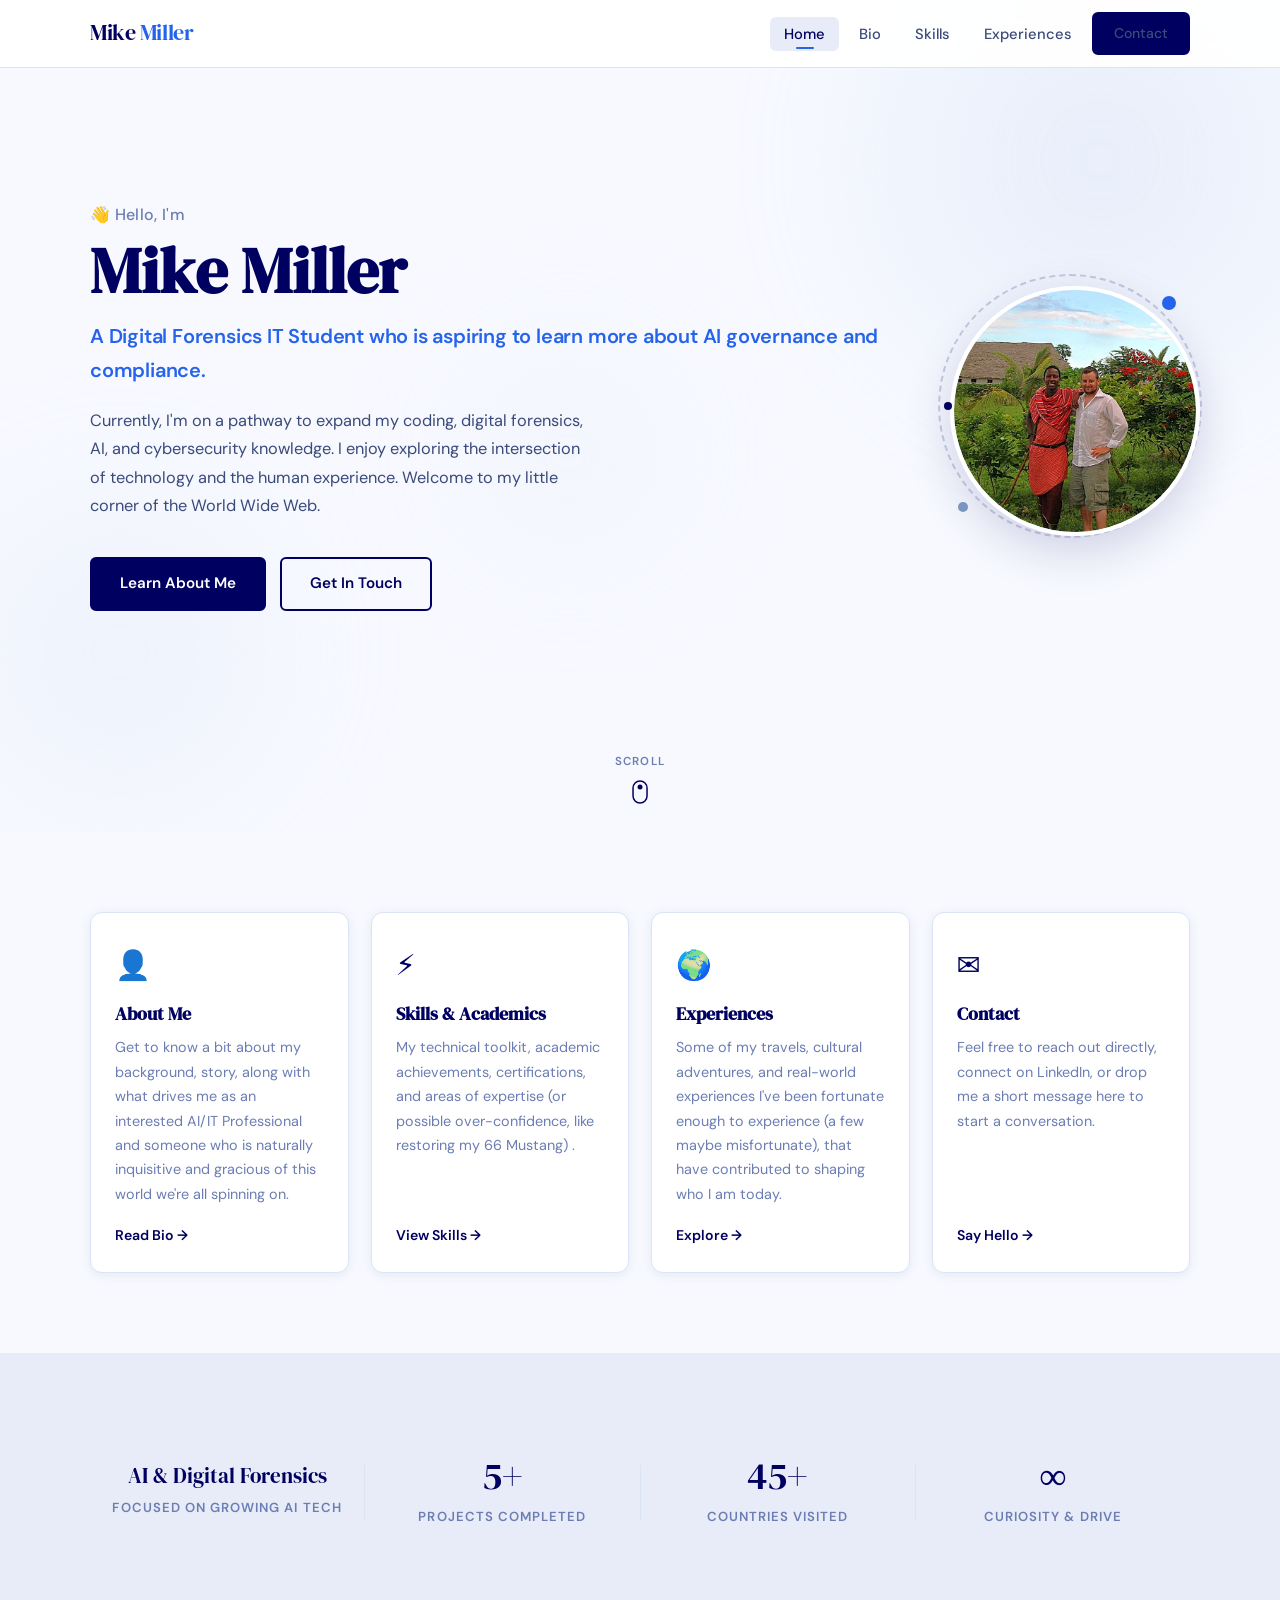
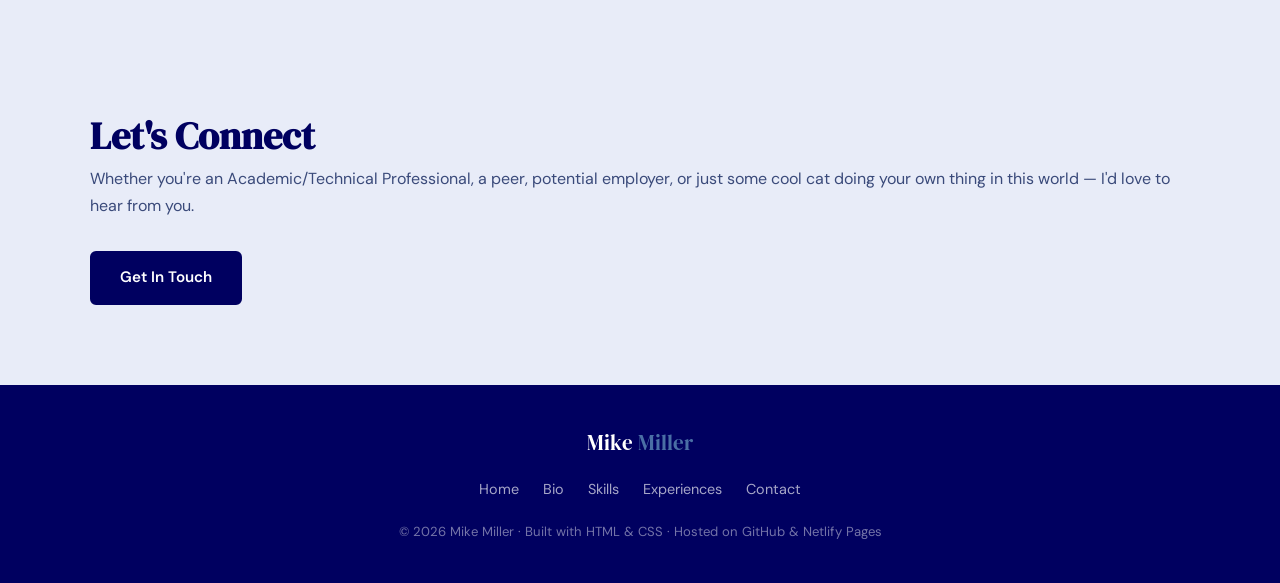
<file: index.html>
<!DOCTYPE html>
<html lang="en">
<head>
  <meta charset="UTF-8" />
  <meta name="viewport" content="width=device-width, initial-scale=1.0" />
  <meta name="description" content="Personal portfolio of Mike Miller — Computer Science student, developer, and explorer." />
  <title>Home | Mike Miller Portfolio</title>
  <link rel="stylesheet" href="css/style.css" />
  <link rel="stylesheet" href="css/home.css" />
</head>
<body>

  <!-- ── Navigation ── -->
  <nav class="nav" role="navigation" Lato-label="Main navigation">
    <div class="nav-inner">
      <a href="index.html" class="nav-logo">Mike<span> Miller</span></a>
      <ul class="nav-links">
        <li><a href="index.html" class="active">Home</a></li>
        <li><a href="pages/bio.html">Bio</a></li>
        <li><a href="pages/skills.html">Skills</a></li>
        <li><a href="pages/experiences.html">Experiences</a></li>
        <li><a href="pages/contact.html" class="btn btn-primary" style="padding:8px 20px; font-size:0.88rem;">Contact</a></li>
      </ul>
      <button class="nav-toggle" id="navToggle" Lato-label="Toggle menu" Lato-expanded="false">
        <span></span><span></span><span></span>
      </button>
    </div>
  </nav>

  <!-- Mobile drawer -->
  <div class="nav-drawer" id="navDrawer" role="menu">
    <a href="index.html" class="active">Home</a>
    <a href="pages/bio.html">Bio</a>
    <a href="pages/skills.html">Skills</a>
    <a href="pages/experiences.html">Experiences</a>
    <a href="pages/contact.html">Contact</a>
  </div>

  <main>
    <!-- ── Hero ── -->
    <section class="hero nav-offset" Lato-label="Introduction">
      <div class="hero-bg-shapes" Lato-hidden="true">
        <div class="shape shape-1"></div>
        <div class="shape shape-2"></div>
        <div class="shape shape-3"></div>
      </div>
      <div class="container hero-inner">
        <div class="hero-text">
          <p class="hero-greeting">👋 Hello, I'm</p>
          <h1 class="hero-name">Mike Miller</h1>
          <p class="hero-tagline">A Digital Forensics IT Student who is aspiring to learn more about AI governance and compliance.</p>
          <p class="hero-desc">
            Currently, I'm on a pathway to expand my coding, digital forensics, AI, and cybersecurity
            knowledge. I enjoy exploring the intersection of technology and the human experience.
            Welcome to my little corner of the World Wide Web.
          </p>
          <div class="hero-cta">
            <a href="pages/bio.html" class="btn btn-primary">Learn About Me</a>
            <a href="pages/contact.html" class="btn btn-outline">Get In Touch</a>
          </div>
        </div>
        <div class="hero-visual" Lato-hidden="true">
          <div class="hero-avatar">
            <div class="avatar-placeholder">
              <img src="assets/Picture1.jpg" alt="Mike Miller" />
            </div>
            <div class="avatar-ring"></div>
            <div class="avatar-dot dot-1"></div>
            <div class="avatar-dot dot-2"></div>
            <div class="avatar-dot dot-3"></div>
          </div>
        </div>
      </div>
      <a href="#about-preview" class="scroll-hint" Lato-label="Scroll down">
        <span>Scroll</span>
        <svg width="16" height="24" viewBox="0 0 16 24" fill="none">
          <rect x="1" y="1" width="14" height="22" rx="7" stroke="#000060" stroke-width="1.5"/>
          <circle class="scroll-dot" cx="8" cy="7" r="2.5" fill="#000060"/>
        </svg>
      </a>
    </section>

    <!-- ── Quick About Preview ── -->
    <section class="section" id="about-preview" Lato-label="Quick intro">
      <div class="container">
        <div class="preview-grid">

          <a href="pages/bio.html" class="preview-card card">
            <div class="preview-icon">👤</div>
            <h3>About Me</h3>
            <p>Get to know a bit about my background, story, along with what drives me as an interested AI/IT Professional and someone who is naturally inquisitive and gracious of this world we're all spinning on.</p>
            <span class="preview-link">Read Bio →</span>
          </a>
          <a href="pages/skills.html" class="preview-card card">
            <div class="preview-icon">⚡</div>
            <h3>Skills &amp; Academics</h3>
            <p>My technical toolkit, academic achievements, certifications, and areas of expertise (or possible over-confidence, like restoring my 66 Mustang) .</p>
            <span class="preview-link">View Skills →</span>
          </a>

          <a href="pages/experiences.html" class="preview-card card">
            <div class="preview-icon">🌍</div>
            <h3>Experiences</h3>
            <p>Some of my travels, cultural adventures, and real-world experiences I've been fortunate enough to experience (a few maybe misfortunate), that have contributed to shaping who I am today.</p>
            <span class="preview-link">Explore →</span>
          </a>

          <a href="pages/contact.html" class="preview-card card">
            <div class="preview-icon">✉️</div>
            <h3>Contact</h3>
            <p> Feel free to reach out directly, connect on LinkedIn, or drop me a short message here to start a conversation.</p>
            <span class="preview-link">Say Hello →</span>
          </a>

        </div>
      </div>
    </section>

    <!-- ── Highlight Strip ── -->
    <section class="section section-alt" Lato-label="Quick stats">
      <div class="container stats-row">
        <div class="stat-item">
          <span class="stat-num" style="font-size:1.3rem;">AI &amp; Digital Forensics</span>
          <span class="stat-label">Focused on growing AI Tech</span>
        </div>
        <div class="stat-divider" Lato-hidden="true"></div>
        <div class="stat-item">
          <span class="stat-num">5+</span>
          <span class="stat-label">Projects Completed</span>
        </div>
        <div class="stat-divider" Lato-hidden="true"></div>
        <div class="stat-item">
          <span class="stat-num">45+</span>
          <span class="stat-label">Countries Visited</span>
        </div>
        <div class="stat-divider" Lato-hidden="true"></div>
        <div class="stat-item">
          <span class="stat-num">∞</span>
          <span class="stat-label">Curiosity &amp; Drive</span>
        </div>
      </div>
    </section>

    <!-- ── CTA Banner ── -->
    <section class="section cta-section" Lato-label="Call to action">
      <div class="container cta-inner">
        <div>
          <h2>Let's Connect</h2>
          <p>Whether you're an Academic/Technical Professional, a peer, potential employer, or just some cool cat doing your own thing in this world — I'd love to hear from you.</p>
        </div>
        <a href="pages/contact.html" class="btn btn-primary">Get In Touch</a>
      </div>
    </section>

  </main>

  <!-- ── Footer ── -->
  <footer>
    <div class="foot-logo">Mike<span style="color:#4a6fa5"> Miller</span></div>
    <nav class="foot-links" Lato-label="Footer navigation">
      <a href="index.html">Home</a>
      <a href="pages/bio.html">Bio</a>
      <a href="pages/skills.html">Skills</a>
      <a href="pages/experiences.html">Experiences</a>
      <a href="pages/contact.html">Contact</a>
    </nav>
    <p>© <span id="year"></span> Mike Miller · Built with HTML &amp; CSS · Hosted on GitHub &amp; Netlify Pages</p>
  </footer>

  <script>
    // Year
    document.getElementById('year').textContent = new Date().getFullYear();

    // Mobile nav toggle
    const toggle = document.getElementById('navToggle');
    const drawer = document.getElementById('navDrawer');
    toggle.addEventListener('click', () => {
      const open = drawer.classList.toggle('open');
      toggle.classList.toggle('open', open);
      toggle.setAttribute('Lato-expanded', open);
    });

    // Close drawer on link click
    drawer.querySelectorAll('a').forEach(a => {
      a.addEventListener('click', () => {
        drawer.classList.remove('open');
        toggle.classList.remove('open');
        toggle.setAttribute('Lato-expanded', false);
      });
    });
  </script>
</body>
</html>
</file>
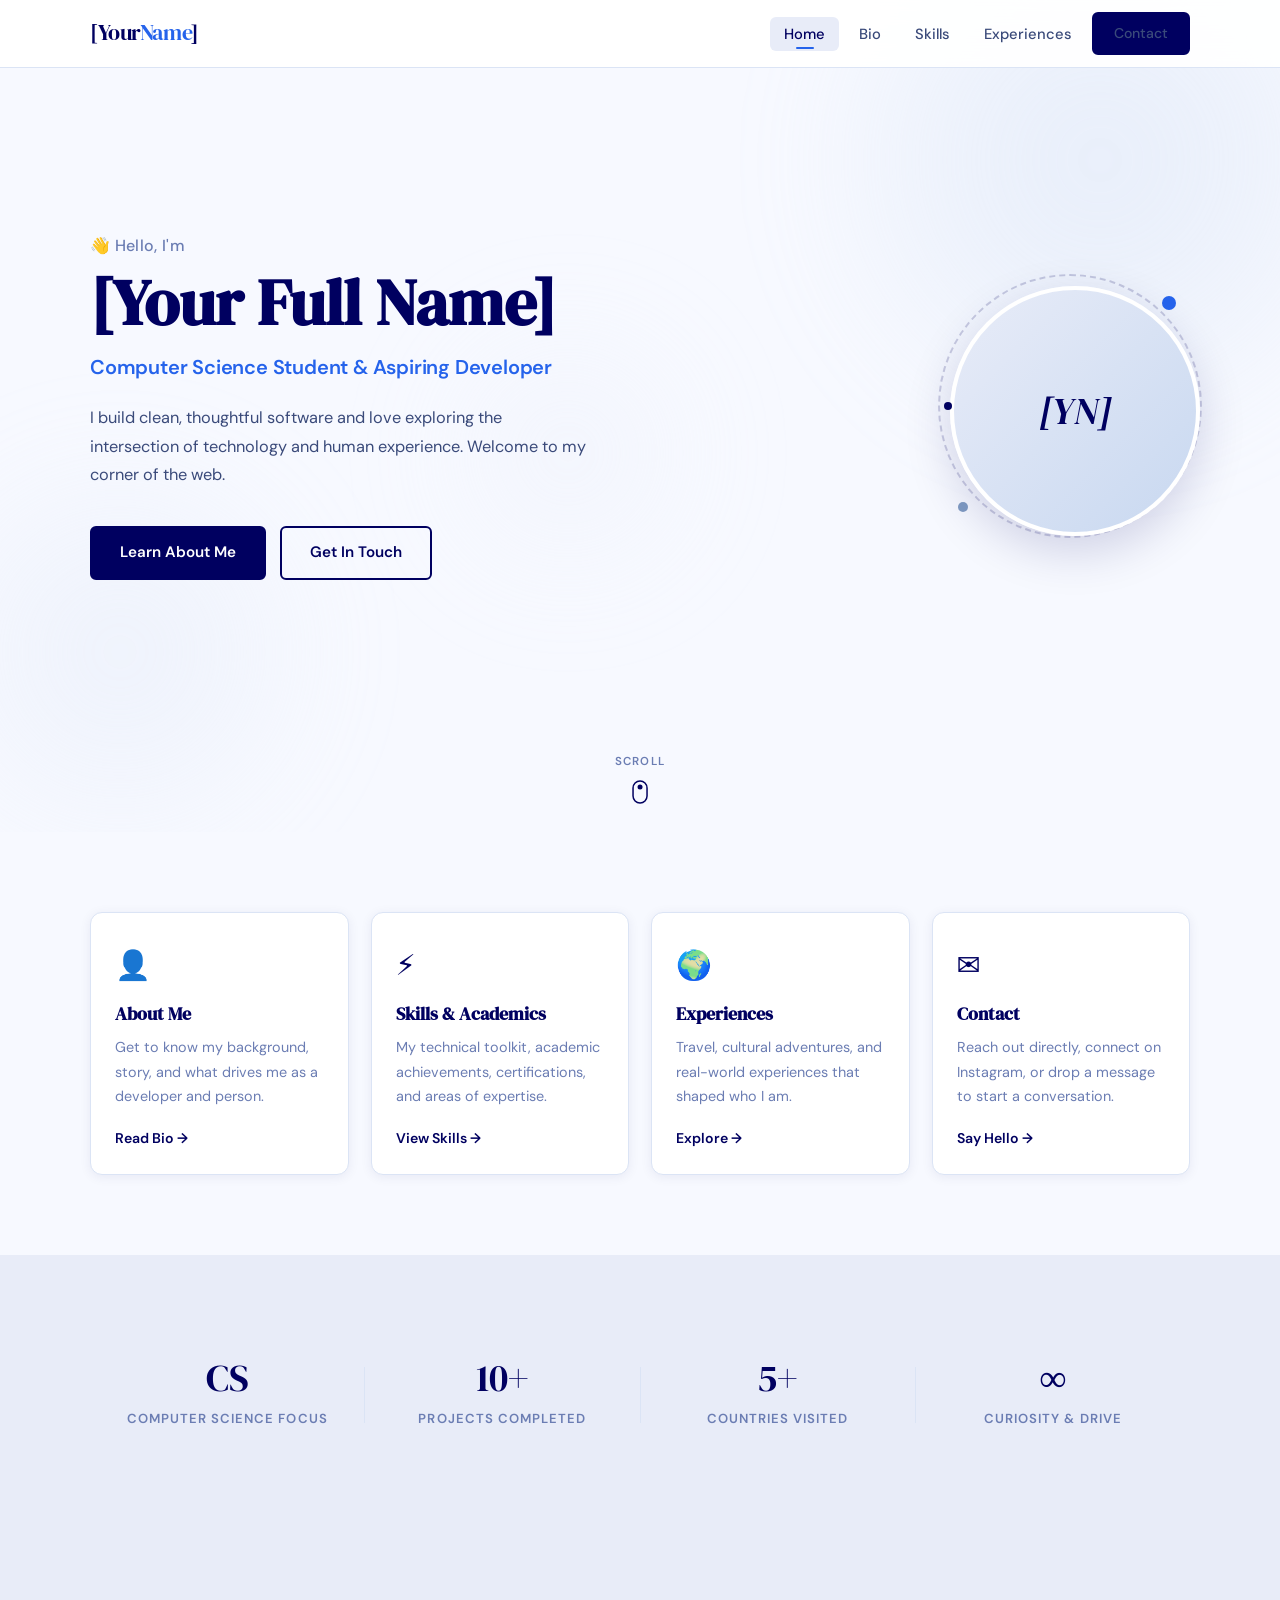
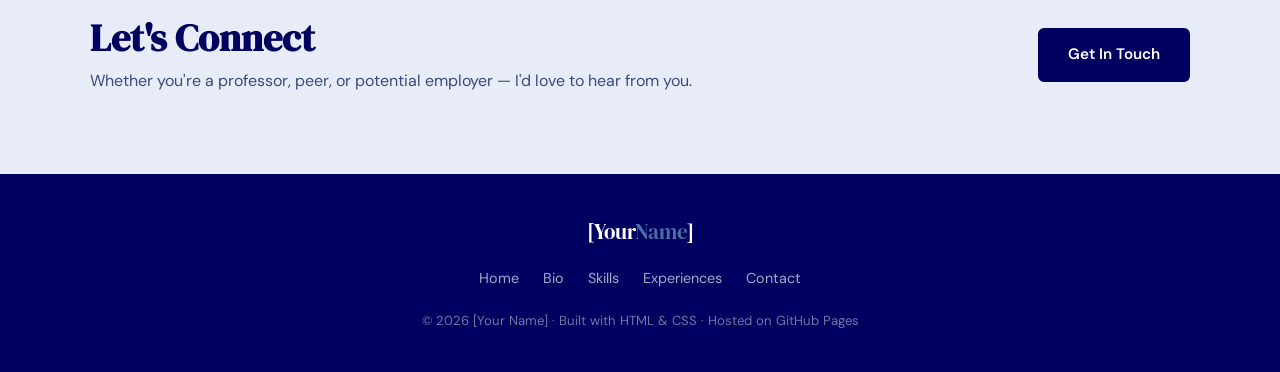
<file: index (1).html>
<!DOCTYPE html>
<html lang="en">
<head>
  <meta charset="UTF-8" />
  <meta name="viewport" content="width=device-width, initial-scale=1.0" />
  <meta name="description" content="Personal portfolio of [Your Name] — Computer Science student, developer, and explorer." />
  <title>Home | [Your Name] Portfolio</title>
  <link rel="stylesheet" href="css/style.css" />
  <link rel="stylesheet" href="css/home.css" />
</head>
<body>

  <!-- ── Navigation ── -->
  <nav class="nav" role="navigation" aria-label="Main navigation">
    <div class="nav-inner">
      <a href="index.html" class="nav-logo">[Your<span>Name</span>]</a>
      <ul class="nav-links">
        <li><a href="index.html" class="active">Home</a></li>
        <li><a href="pages/bio.html">Bio</a></li>
        <li><a href="pages/skills.html">Skills</a></li>
        <li><a href="pages/experiences.html">Experiences</a></li>
        <li><a href="pages/contact.html" class="btn btn-primary" style="padding:8px 20px; font-size:0.88rem;">Contact</a></li>
      </ul>
      <button class="nav-toggle" id="navToggle" aria-label="Toggle menu" aria-expanded="false">
        <span></span><span></span><span></span>
      </button>
    </div>
  </nav>

  <!-- Mobile drawer -->
  <div class="nav-drawer" id="navDrawer" role="menu">
    <a href="index.html" class="active">Home</a>
    <a href="pages/bio.html">Bio</a>
    <a href="pages/skills.html">Skills</a>
    <a href="pages/experiences.html">Experiences</a>
    <a href="pages/contact.html">Contact</a>
  </div>

  <main>
    <!-- ── Hero ── -->
    <section class="hero nav-offset" aria-label="Introduction">
      <div class="hero-bg-shapes" aria-hidden="true">
        <div class="shape shape-1"></div>
        <div class="shape shape-2"></div>
        <div class="shape shape-3"></div>
      </div>
      <div class="container hero-inner">
        <div class="hero-text">
          <p class="hero-greeting">👋 Hello, I'm</p>
          <h1 class="hero-name">[Your Full Name]</h1>
          <p class="hero-tagline">Computer Science Student &amp; Aspiring Developer</p>
          <p class="hero-desc">
            I build clean, thoughtful software and love exploring the intersection of
            technology and human experience. Welcome to my corner of the web.
          </p>
          <div class="hero-cta">
            <a href="pages/bio.html" class="btn btn-primary">Learn About Me</a>
            <a href="pages/contact.html" class="btn btn-outline">Get In Touch</a>
          </div>
        </div>
        <div class="hero-visual" aria-hidden="true">
          <div class="hero-avatar">
            <div class="avatar-placeholder">
              <!-- Replace with: <img src="../assets/your-photo.jpg" alt="[Your Name]" /> -->
              <span class="avatar-initials">[YN]</span>
            </div>
            <div class="avatar-ring"></div>
            <div class="avatar-dot dot-1"></div>
            <div class="avatar-dot dot-2"></div>
            <div class="avatar-dot dot-3"></div>
          </div>
        </div>
      </div>
      <a href="#about-preview" class="scroll-hint" aria-label="Scroll down">
        <span>Scroll</span>
        <svg width="16" height="24" viewBox="0 0 16 24" fill="none">
          <rect x="1" y="1" width="14" height="22" rx="7" stroke="#000060" stroke-width="1.5"/>
          <circle class="scroll-dot" cx="8" cy="7" r="2.5" fill="#000060"/>
        </svg>
      </a>
    </section>

    <!-- ── Quick About Preview ── -->
    <section class="section" id="about-preview" aria-label="Quick intro">
      <div class="container">
        <div class="preview-grid">

          <a href="pages/bio.html" class="preview-card card">
            <div class="preview-icon">👤</div>
            <h3>About Me</h3>
            <p>Get to know my background, story, and what drives me as a developer and person.</p>
            <span class="preview-link">Read Bio →</span>
          </a>

          <a href="pages/skills.html" class="preview-card card">
            <div class="preview-icon">⚡</div>
            <h3>Skills &amp; Academics</h3>
            <p>My technical toolkit, academic achievements, certifications, and areas of expertise.</p>
            <span class="preview-link">View Skills →</span>
          </a>

          <a href="pages/experiences.html" class="preview-card card">
            <div class="preview-icon">🌍</div>
            <h3>Experiences</h3>
            <p>Travel, cultural adventures, and real-world experiences that shaped who I am.</p>
            <span class="preview-link">Explore →</span>
          </a>

          <a href="pages/contact.html" class="preview-card card">
            <div class="preview-icon">✉️</div>
            <h3>Contact</h3>
            <p>Reach out directly, connect on Instagram, or drop a message to start a conversation.</p>
            <span class="preview-link">Say Hello →</span>
          </a>

        </div>
      </div>
    </section>

    <!-- ── Highlight Strip ── -->
    <section class="section section-alt" aria-label="Quick stats">
      <div class="container stats-row">
        <div class="stat-item">
          <span class="stat-num">CS</span>
          <span class="stat-label">Computer Science Focus</span>
        </div>
        <div class="stat-divider" aria-hidden="true"></div>
        <div class="stat-item">
          <span class="stat-num">10+</span>
          <span class="stat-label">Projects Completed</span>
        </div>
        <div class="stat-divider" aria-hidden="true"></div>
        <div class="stat-item">
          <span class="stat-num">5+</span>
          <span class="stat-label">Countries Visited</span>
        </div>
        <div class="stat-divider" aria-hidden="true"></div>
        <div class="stat-item">
          <span class="stat-num">∞</span>
          <span class="stat-label">Curiosity &amp; Drive</span>
        </div>
      </div>
    </section>

    <!-- ── CTA Banner ── -->
    <section class="section cta-section" aria-label="Call to action">
      <div class="container cta-inner">
        <div>
          <h2>Let's Connect</h2>
          <p>Whether you're a professor, peer, or potential employer — I'd love to hear from you.</p>
        </div>
        <a href="pages/contact.html" class="btn btn-primary">Get In Touch</a>
      </div>
    </section>

  </main>

  <!-- ── Footer ── -->
  <footer>
    <div class="foot-logo">[Your<span style="color:#4a6fa5">Name</span>]</div>
    <nav class="foot-links" aria-label="Footer navigation">
      <a href="index.html">Home</a>
      <a href="pages/bio.html">Bio</a>
      <a href="pages/skills.html">Skills</a>
      <a href="pages/experiences.html">Experiences</a>
      <a href="pages/contact.html">Contact</a>
    </nav>
    <p>© <span id="year"></span> [Your Name] · Built with HTML &amp; CSS · Hosted on GitHub Pages</p>
  </footer>

  <script>
    // Year
    document.getElementById('year').textContent = new Date().getFullYear();

    // Mobile nav toggle
    const toggle = document.getElementById('navToggle');
    const drawer = document.getElementById('navDrawer');
    toggle.addEventListener('click', () => {
      const open = drawer.classList.toggle('open');
      toggle.classList.toggle('open', open);
      toggle.setAttribute('aria-expanded', open);
    });

    // Close drawer on link click
    drawer.querySelectorAll('a').forEach(a => {
      a.addEventListener('click', () => {
        drawer.classList.remove('open');
        toggle.classList.remove('open');
        toggle.setAttribute('aria-expanded', false);
      });
    });
  </script>
</body>
</html>
</file>
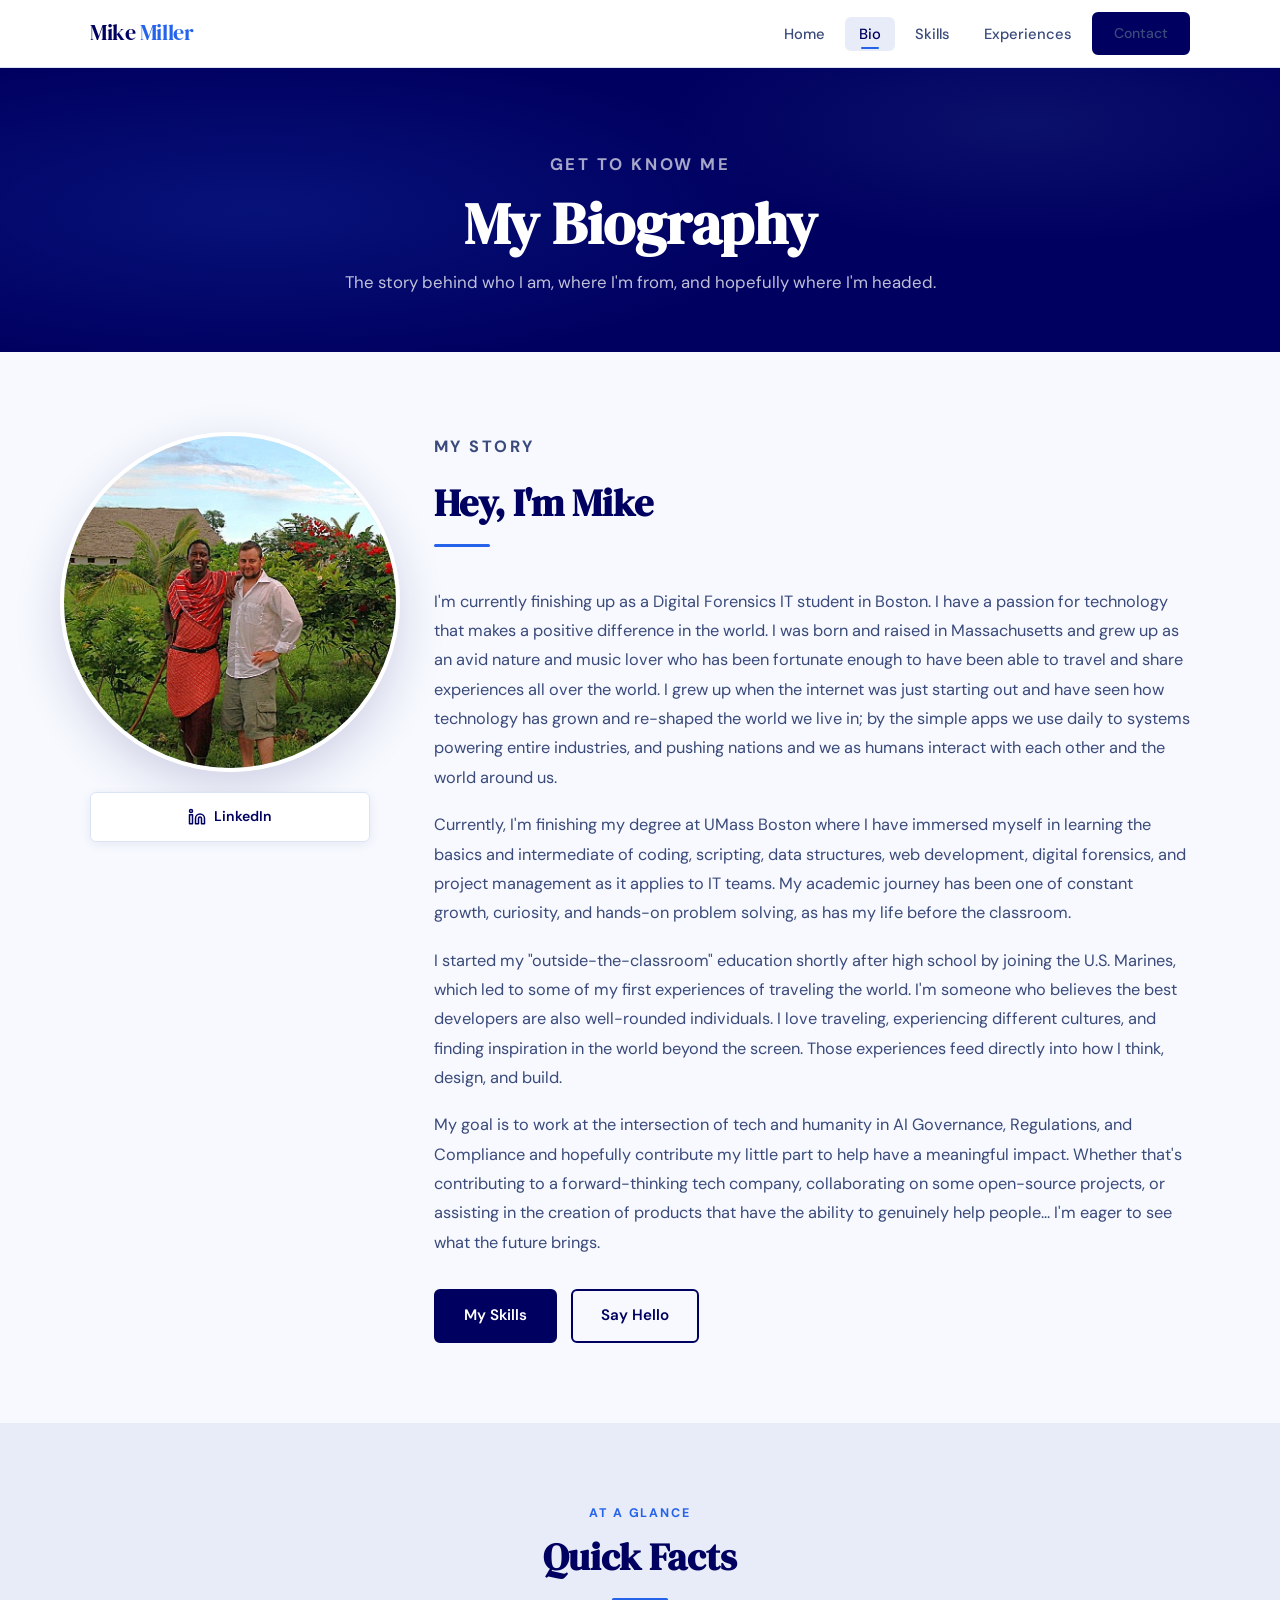
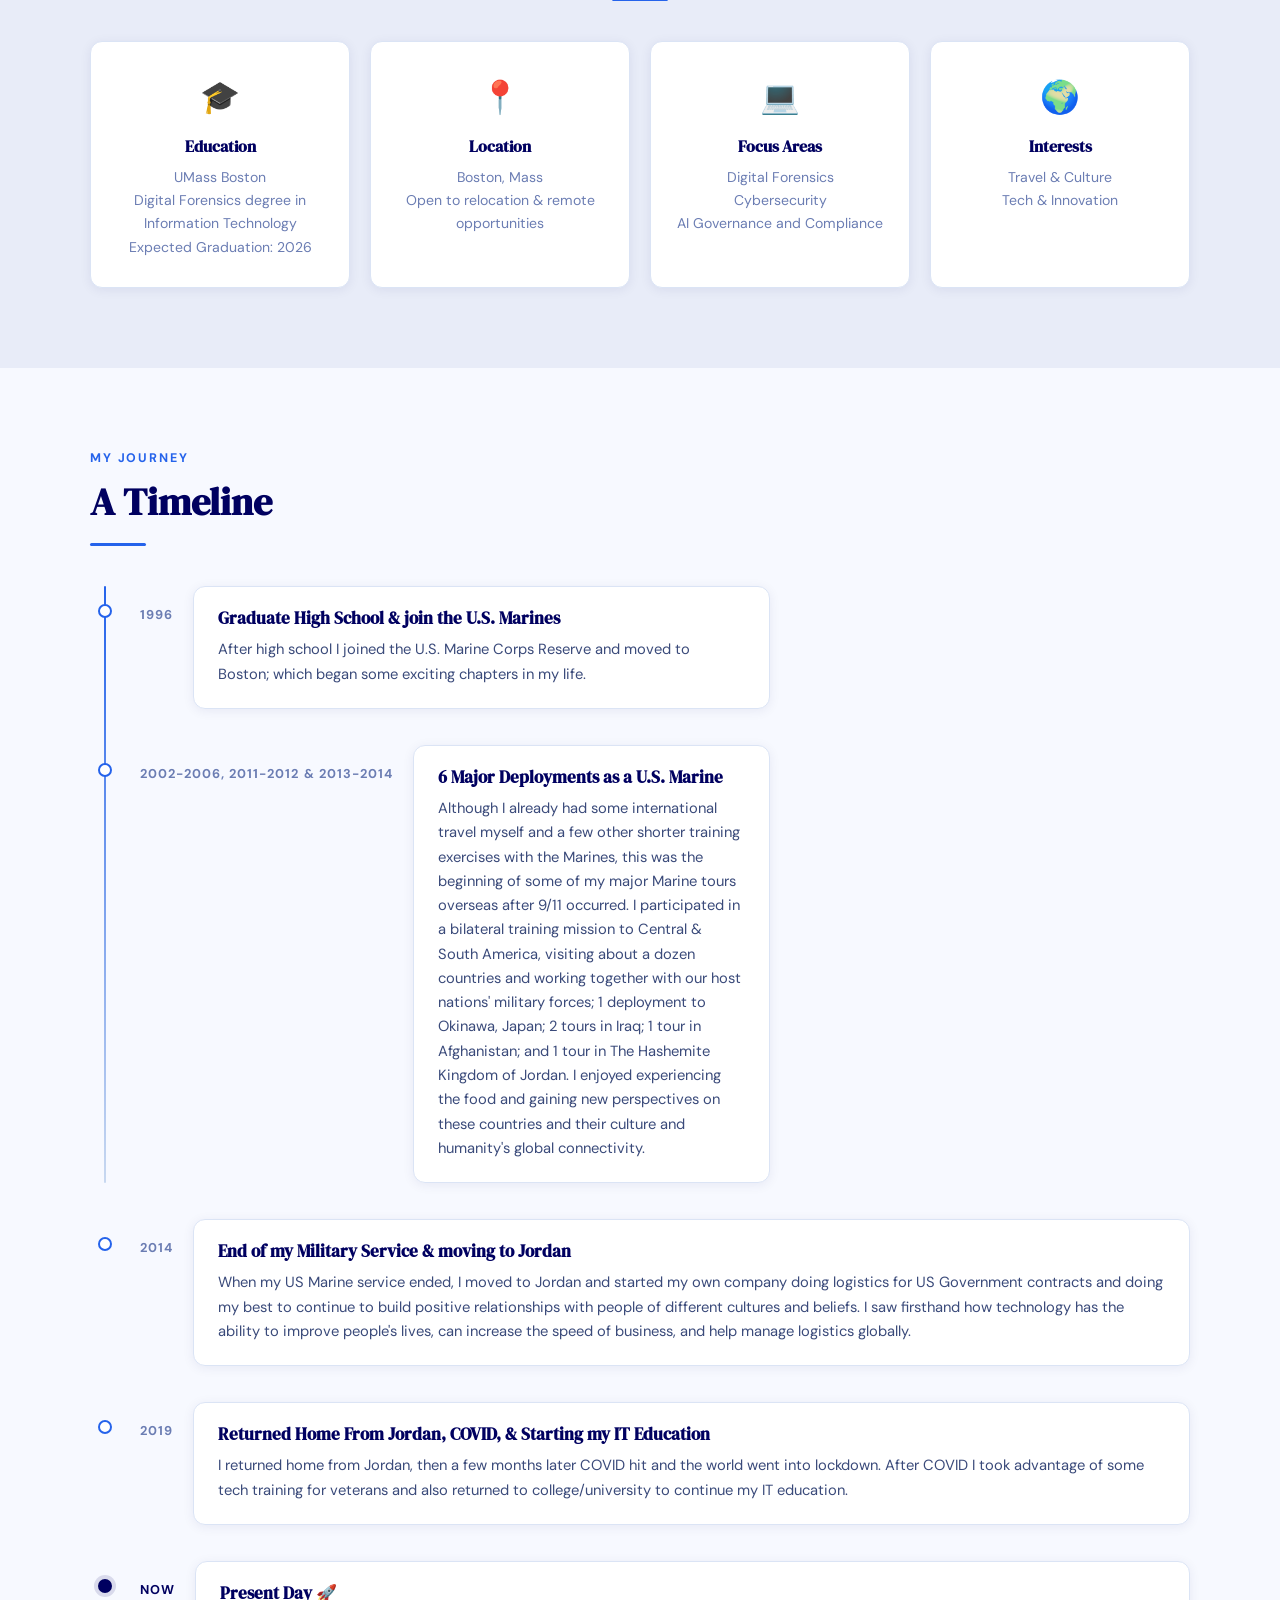
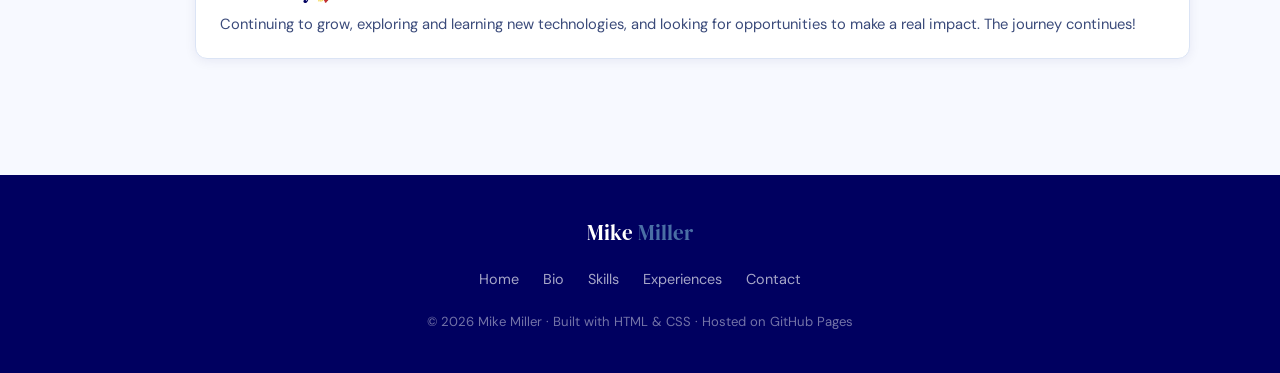
<file: pages/bio.html>
<!DOCTYPE html>
<html lang="en">
<head>
  <meta charset="UTF-8" />
  <meta name="viewport" content="width=device-width, initial-scale=1.0" />
  <meta name="description" content="Learn about Mike Miller — background, story, education, and interests." />
  <title>Bio | Mike Miller Portfolio</title>
  <link rel="stylesheet" href="../css/style.css" />
  <link rel="stylesheet" href="../css/bio.css" />
</head>
<body>

  <!-- ── Navigation ── -->
  <nav class="nav" role="navigation" aria-label="Main navigation">
    <div class="nav-inner">
      <a href="../index.html" class="nav-logo">Mike<span> Miller</span></a>
      <ul class="nav-links">
        <li><a href="../index.html">Home</a></li>
        <li><a href="bio.html" class="active">Bio</a></li>
        <li><a href="skills.html">Skills</a></li>
        <li><a href="experiences.html">Experiences</a></li>
        <li><a href="contact.html" class="btn btn-primary" style="padding:8px 20px; font-size:0.88rem;">Contact</a></li>
      </ul>
      <button class="nav-toggle" id="navToggle" aria-label="Toggle menu" aria-expanded="false">
        <span></span><span></span><span></span>
      </button>
    </div>
  </nav>
  <div class="nav-drawer" id="navDrawer" role="menu">
    <a href="../index.html">Home</a>
    <a href="bio.html" class="active">Bio</a>
    <a href="skills.html">Skills</a>
    <a href="experiences.html">Experiences</a>
    <a href="contact.html">Contact</a>
  </div>

  <main class="nav-offset">

    <!-- ── Page Header ── -->
    <header class="page-header" aria-label="Bio page header">
      <div class="container">
        <p class="section-label" style="color:rgba(255,255,255,0.65)">Get to know me</p>
        <h1>My Biography</h1>
        <p>The story behind who I am, where I'm from, and hopefully where I'm headed.</p>
      </div>
    </header>

    <!-- ── About Section ── -->
    <section class="section" aria-label="About me">
      <div class="container bio-layout">

        <!-- Portrait column -->
        <div class="bio-portrait">
          <div class="portrait-frame">
            <img src="../assets/Picture1.jpg" alt="Mike Miller" />
          </div>
          <div class="bio-social-mini">
            <a href="https://www.linkedin.com/in/mikemiller03/" target="_blank" rel="noopener noreferrer" class="social-badge" aria-label="LinkedIn profile">
              <svg xmlns="http://www.w3.org/2000/svg" width="18" height="18" viewBox="0 0 24 24" fill="none" stroke="currentColor" stroke-width="2" stroke-linecap="round" stroke-linejoin="round" aria-hidden="true"><path d="M16 8a6 6 0 0 1 6 6v7h-4v-7a2 2 0 0 0-2-2 2 2 0 0 0-2 2v7h-4v-7a6 6 0 0 1 6-6z"/><rect x="2" y="9" width="4" height="12"/><circle cx="4" cy="4" r="2"/></svg>
              LinkedIn
            </a>
          </div>
        </div>

        <!-- Text column -->
        <div class="bio-content">
          <p class="section-label">My Story</p>
          <h2 class="section-title">Hey, I'm Mike</h2>
          <div class="divider"></div>

          <p>
            I'm currently finishing up as a Digital Forensics IT student in Boston. I have a passion for technology that makes
            a positive difference in the world. I was born and raised in Massachusetts and grew
            up as an avid nature and music lover who has been fortunate enough to have been able to travel and share experiences all over the world. I grew up when
            the internet was just starting out and have seen how technology has grown and
            re-shaped the world we live in; by the simple apps we use daily to systems
            powering entire industries, and pushing nations and we as humans interact with each other and the world around us.
          </p>
          <p>
            Currently, I'm finishing my degree at UMass Boston where I have immersed myself
            in learning the basics and intermediate of coding, scripting, data structures,
            web development, digital forensics, and project management as it applies to IT
            teams. My academic journey has been one of constant growth, curiosity, and
            hands-on problem solving, as has my life before the classroom.
          </p>
          <p>
            I started my "outside-the-classroom" education shortly after high school by joining the
            U.S. Marines, which led to some of my first experiences of traveling the world. I'm someone who believes the best developers
            are also well-rounded individuals. I love traveling, experiencing different cultures,
            and finding inspiration in the world beyond the screen. Those experiences feed
            directly into how I think, design, and build.
          </p>
          <p>
            My goal is to work at the intersection of tech and humanity in AI Governance, Regulations, and
            Compliance and hopefully contribute my little part to help have a meaningful impact. Whether that's contributing to
            a forward-thinking tech company, collaborating on some open-source projects, or
            assisting in the creation of products that have the ability to genuinely help people... I'm eager to see what the future brings.
          </p>

          <div class="bio-cta-row">
            <a href="skills.html" class="btn btn-primary">My Skills</a>
            <a href="contact.html" class="btn btn-outline">Say Hello</a>
          </div>
        </div>
      </div>
    </section>

    <!-- ── Quick Facts ── -->
    <section class="section section-alt" aria-label="Quick facts">
      <div class="container">
        <p class="section-label" style="text-align:center">At a Glance</p>
        <h2 class="section-title" style="text-align:center">Quick Facts</h2>
        <div class="divider divider-center"></div>

        <div class="facts-grid">
          <div class="fact-card card">
            <span class="fact-icon">🎓</span>
            <h4>Education</h4>
            <p>UMass Boston<br/>Digital Forensics degree in Information Technology<br/>Expected Graduation: 2026</p>
          </div>
          <div class="fact-card card">
            <span class="fact-icon">📍</span>
            <h4>Location</h4>
            <p>Boston, Mass<br/>Open to relocation &amp; remote opportunities</p>
          </div>
          <div class="fact-card card">
            <span class="fact-icon">💻</span>
            <h4>Focus Areas</h4>
            <p>Digital Forensics<br/>Cybersecurity<br/>AI Governance and Compliance</p>
          </div>
          <div class="fact-card card">
            <span class="fact-icon">🌍</span>
            <h4>Interests</h4>
            <p>Travel &amp; Culture<br/>Tech &amp; Innovation</p>
          </div>
        </div>
      </div>
    </section>

    <!-- ── Timeline ── -->
    <section class="section" aria-label="My journey timeline">
      <div class="container">
        <p class="section-label">My Journey</p>
        <h2 class="section-title">A Timeline</h2>
        <div class="divider"></div>

        <div class="timeline" role="list">

          <div class="timeline-item" role="listitem">
            <div class="tl-dot" aria-hidden="true"></div>
            <div class="tl-date">1996</div>
            <div class="tl-card card">
              <h4>Graduate High School &amp; join the U.S. Marines</h4>
              <p>After high school I joined the U.S. Marine Corps Reserve and moved to Boston; which began some exciting chapters in my life.</p>
            </div>
          </div>

          <div class="timeline-item" role="listitem">
            <div class="tl-dot" aria-hidden="true"></div>
            <div class="tl-date">2002-2006, 2011-2012 &amp; 2013-2014</div>
            <div class="tl-card card">
              <h4>6 Major Deployments as a U.S. Marine</h4>
              <p>Although I already had some international travel myself and a few other shorter training exercises with the Marines, this was the beginning of some of my major Marine tours overseas after 9/11 occurred. I participated in a bilateral training mission to Central &amp; South America, visiting about a dozen countries and working together with our host nations' military forces; 1 deployment to Okinawa, Japan; 2 tours in Iraq; 1 tour in Afghanistan; and 1 tour in The Hashemite Kingdom of Jordan. I enjoyed experiencing the food and gaining new perspectives on these countries and their culture and humanity's global connectivity.</p>
            </div>
          </div>
                
          </div>      <div class="timeline-item" role="listitem">
            <div class="tl-dot" aria-hidden="true"></div>
            <div class="tl-date">2014</div>
            <div class="tl-card card">
              <h4>End of my Military Service &amp; moving to Jordan</h4>
              <p>When my US Marine service ended, I moved to Jordan and started my own company doing logistics for US Government contracts and doing my best to continue to build positive relationships with people of different cultures and beliefs. I saw firsthand how technology has the ability to improve people's lives, can increase the speed of business, and help manage logistics globally.</p>
            </div>
          </div>
        
          <div class="timeline-item" role="listitem">
            <div class="tl-dot" aria-hidden="true"></div>
            <div class="tl-date">2019</div>
            <div class="tl-card card">
              <h4>Returned Home From Jordan, COVID, & Starting my IT Education</h4>
              <p>I returned home from Jordan, then a few months later COVID hit and the world went into lockdown. After COVID I took advantage of some tech training for veterans and also returned to college/university to continue my IT education.</p>
            </div>
          </div>
        
          <div class="timeline-item timeline-item--current" role="listitem">
            <div class="tl-dot tl-dot--current" aria-hidden="true"></div>
            <div class="tl-date tl-date--current">Now</div>
            <div class="tl-card card">
              <h4>Present Day 🚀</h4>
              <p>Continuing to grow, exploring and learning new technologies, and looking for opportunities to make a real impact. The journey continues!</p>
            </div>
          </div>

        </div>
      </div>
    </section>

  </main>

  <footer>
    <div class="foot-logo">Mike<span style="color:#4a6fa5"> Miller</span></div>
    <nav class="foot-links" aria-label="Footer navigation">
      <a href="../index.html">Home</a>
      <a href="bio.html">Bio</a>
      <a href="skills.html">Skills</a>
      <a href="experiences.html">Experiences</a>
      <a href="contact.html">Contact</a>
    </nav>
    <p>© <span id="year"></span> Mike Miller · Built with HTML &amp; CSS · Hosted on GitHub Pages</p>
  </footer>

  <script>
    document.getElementById('year').textContent = new Date().getFullYear();
    const toggle = document.getElementById('navToggle');
    const drawer = document.getElementById('navDrawer');
    toggle.addEventListener('click', () => {
      const open = drawer.classList.toggle('open');
      toggle.classList.toggle('open', open);
      toggle.setAttribute('aria-expanded', open);
    });
    drawer.querySelectorAll('a').forEach(a => a.addEventListener('click', () => {
      drawer.classList.remove('open');
      toggle.classList.remove('open');
      toggle.setAttribute('aria-expanded', false);
    }));
  </script>
</body>
</html>
</file>
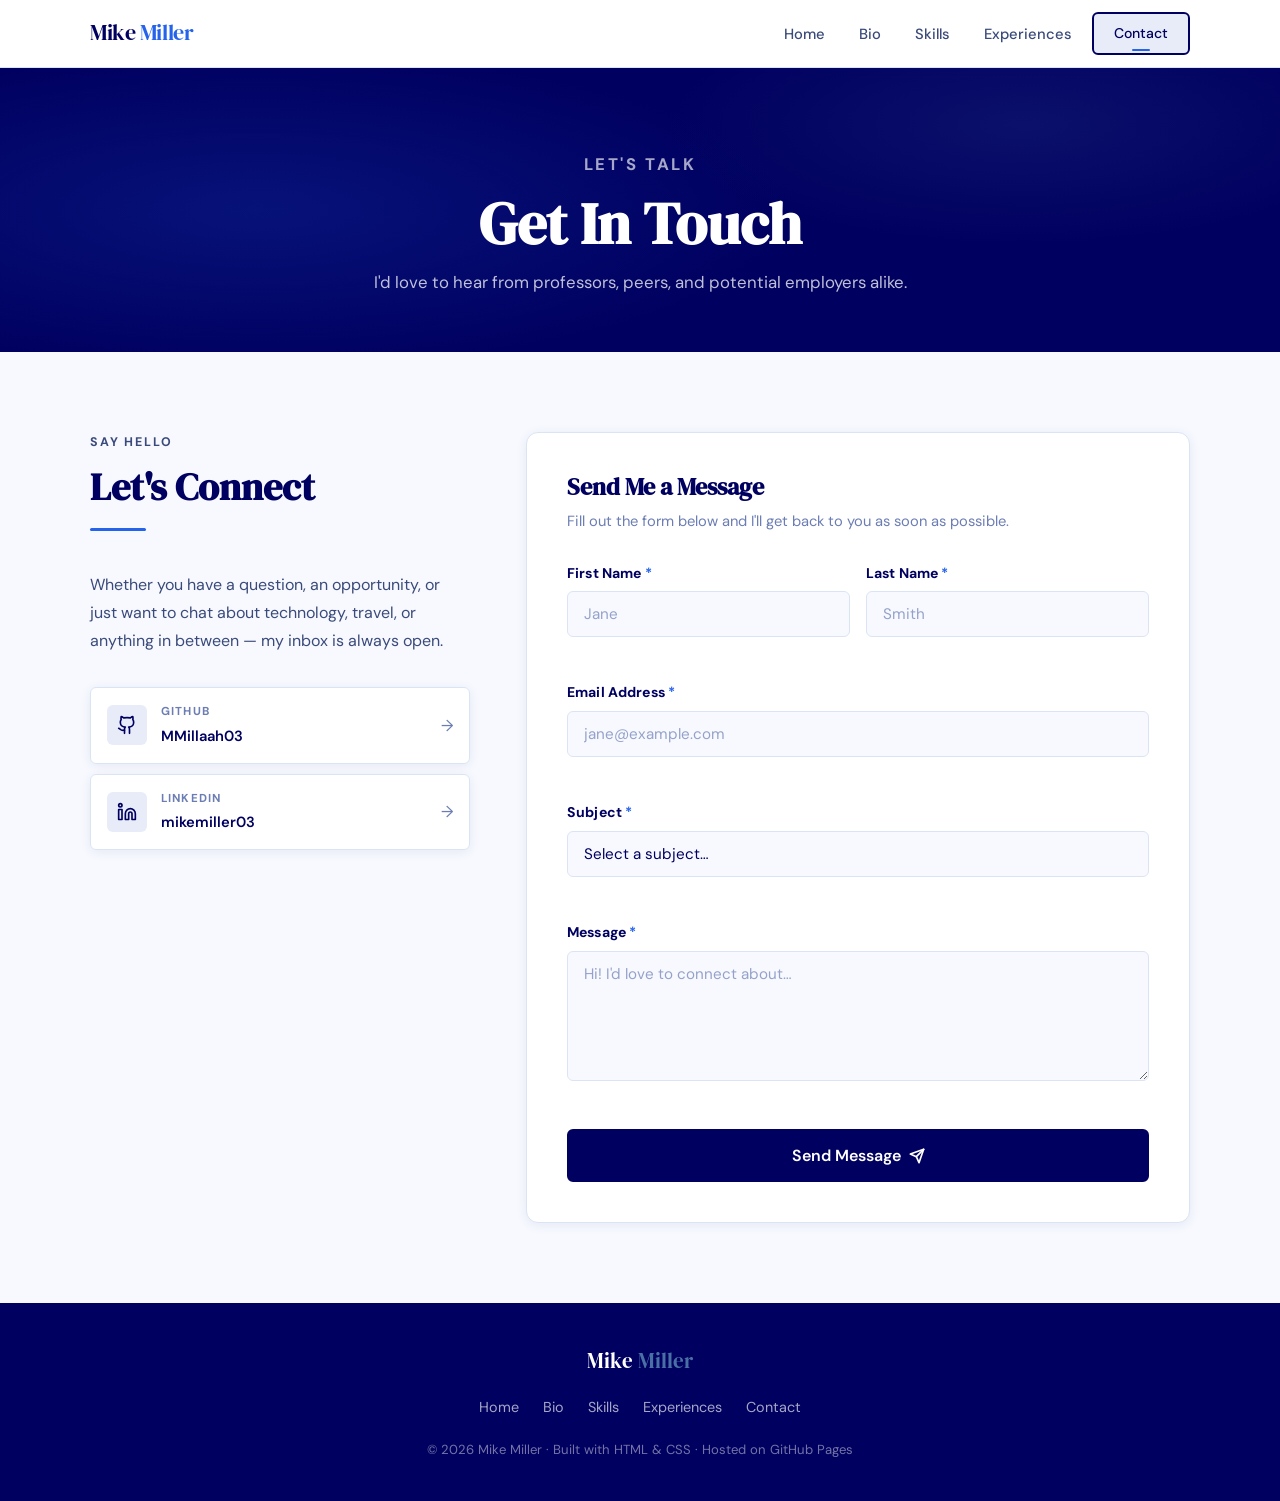
<file: pages/contact.html>
<!DOCTYPE html>
<html lang="en">
<head>
  <meta charset="UTF-8" />
  <meta name="viewport" content="width=device-width, initial-scale=1.0" />
  <meta name="description" content="Get in touch with Mike Miller — direct message, email, or LinkedIn." />
  <title>Contact | Mike Miller Portfolio</title>
  <link rel="stylesheet" href="../css/style.css" />
  <link rel="stylesheet" href="../css/contact.css" />
</head>
<body>

  <!-- ── Navigation ── -->
  <nav class="nav" role="navigation" aria-label="Main navigation">
    <div class="nav-inner">
      <a href="../index.html" class="nav-logo">Mike<span> Miller</span></a>
      <ul class="nav-links">
        <li><a href="../index.html">Home</a></li>
        <li><a href="bio.html">Bio</a></li>
        <li><a href="skills.html">Skills</a></li>
        <li><a href="experiences.html">Experiences</a></li>
        <li><a href="contact.html" class="btn btn-primary active" style="padding:8px 20px;font-size:0.88rem;">Contact</a></li>
      </ul>
      <button class="nav-toggle" id="navToggle" aria-label="Toggle menu" aria-expanded="false">
        <span></span><span></span><span></span>
      </button>
    </div>
  </nav>
  <div class="nav-drawer" id="navDrawer" role="menu">
    <a href="../index.html">Home</a>
    <a href="bio.html">Bio</a>
    <a href="skills.html">Skills</a>
    <a href="experiences.html">Experiences</a>
    <a href="contact.html" class="active">Contact</a>
  </div>

  <main class="nav-offset">

    <!-- ── Page Header ── -->
    <header class="page-header" aria-label="Contact page header">
      <div class="container">
        <p class="section-label" style="color:rgba(255,255,255,0.65)">Let's talk</p>
        <h1>Get In Touch</h1>
        <p>I'd love to hear from professors, peers, and potential employers alike.</p>
      </div>
    </header>

    <!-- ── Contact Layout ── -->
    <section class="section" aria-label="Contact section">
      <div class="container contact-layout">

        <!-- ── Left: Info panel ── -->
        <aside class="contact-info" aria-label="Contact information">

          <div class="contact-intro">
            <p class="section-label">Say Hello</p>
            <h2>Let's Connect</h2>
            <div class="divider"></div>
            <p>
              Whether you have a question, an opportunity, or just want to chat about
              technology, travel, or anything in between — my inbox is always open.
            </p>
          </div>

          <!-- Contact methods -->
          <div class="contact-methods">
      
            <a href="https://github.com/MMillaah03" target="_blank" rel="noopener noreferrer" class="contact-method" aria-label="GitHub profile">
              <span class="cm-icon" aria-hidden="true">
                <svg xmlns="http://www.w3.org/2000/svg" width="20" height="20" viewBox="0 0 24 24" fill="none" stroke="currentColor" stroke-width="2" stroke-linecap="round" stroke-linejoin="round"><path d="M15 22v-4a4.8 4.8 0 0 0-1-3.5c3 0 6-2 6-5.5.08-1.25-.27-2.48-1-3.5.28-1.15.28-2.35 0-3.5 0 0-1 0-3 1.5-2.64-.5-5.36-.5-8 0C6 2 5 2 5 2c-.3 1.15-.3 2.35 0 3.5A5.403 5.403 0 0 0 4 9c0 3.5 3 5.5 6 5.5-.39.49-.68 1.05-.85 1.65-.17.6-.22 1.23-.15 1.85v4"/><path d="M9 18c-4.51 2-5-2-7-2"/></svg>
              </span>
              <div class="cm-text">
                <span class="cm-label">GitHub</span>
                <span class="cm-value">MMillaah03</span>
              </div>
              <span class="cm-arrow" aria-hidden="true">→</span>
            </a>

            <a href="https://www.linkedin.com/in/mikemiller03/" target="_blank" rel="noopener noreferrer" class="contact-method" aria-label="LinkedIn profile">
              <span class="cm-icon" aria-hidden="true">
                <svg xmlns="http://www.w3.org/2000/svg" width="20" height="20" viewBox="0 0 24 24" fill="none" stroke="currentColor" stroke-width="2" stroke-linecap="round" stroke-linejoin="round"><path d="M16 8a6 6 0 0 1 6 6v7h-4v-7a2 2 0 0 0-2-2 2 2 0 0 0-2 2v7h-4v-7a6 6 0 0 1 6-6z"/><rect x="2" y="9" width="4" height="12"/><circle cx="4" cy="4" r="2"/></svg>
              </span>
              <div class="cm-text">
                <span class="cm-label">LinkedIn</span>
                <span class="cm-value">mikemiller03</span>
              </div>
              <span class="cm-arrow" aria-hidden="true">→</span>
            </a>

          </div>

        </aside>

        <!-- ── Right: Message Form ── -->
        <div class="contact-form-wrap">
          <div class="form-card card">
            <h3>Send Me a Message</h3>
            <p class="form-sub">Fill out the form below and I'll get back to you as soon as possible.</p>

            <!-- Formspree endpoint connected — submissions are emailed to mikemiller0369@gmail.com -->
            <form
              id="contactForm"
              action="https://formspree.io/f/meeyqeol"
              method="POST"
              novalidate
              aria-label="Contact form"
            >
              <div class="form-row">
                <div class="form-group">
                  <label for="firstName" class="form-label">First Name <span class="req" aria-hidden="true">*</span></label>
                  <input
                    type="text"
                    id="firstName"
                    name="firstName"
                    class="form-input"
                    placeholder="Jane"
                    required
                    autocomplete="given-name"
                    aria-required="true"
                  />
                  <span class="form-error" id="firstNameErr" role="alert"></span>
                </div>
                <div class="form-group">
                  <label for="lastName" class="form-label">Last Name <span class="req" aria-hidden="true">*</span></label>
                  <input
                    type="text"
                    id="lastName"
                    name="lastName"
                    class="form-input"
                    placeholder="Smith"
                    required
                    autocomplete="family-name"
                    aria-required="true"
                  />
                  <span class="form-error" id="lastNameErr" role="alert"></span>
                </div>
              </div>

              <div class="form-group">
                <label for="email" class="form-label">Email Address <span class="req" aria-hidden="true">*</span></label>
                <input
                  type="email"
                  id="email"
                  name="email"
                  class="form-input"
                  placeholder="jane@example.com"
                  required
                  autocomplete="email"
                  aria-required="true"
                />
                <span class="form-error" id="emailErr" role="alert"></span>
              </div>

              <div class="form-group">
                <label for="subject" class="form-label">Subject <span class="req" aria-hidden="true">*</span></label>
                <select id="subject" name="subject" class="form-input form-select" required aria-required="true">
                  <option value="" disabled selected>Select a subject…</option>
                  <option value="Opportunity">Job / Internship Opportunity</option>
                  <option value="Collaboration">Project Collaboration</option>
                  <option value="Academic">Academic Inquiry</option>
                  <option value="Networking">Networking / Just Saying Hi</option>
                  <option value="Other">Other</option>
                </select>
                <span class="form-error" id="subjectErr" role="alert"></span>
              </div>

              <div class="form-group">
                <label for="message" class="form-label">Message <span class="req" aria-hidden="true">*</span></label>
                <textarea
                  id="message"
                  name="message"
                  class="form-input form-textarea"
                  placeholder="Hi! I'd love to connect about…"
                  rows="5"
                  required
                  aria-required="true"
                ></textarea>
                <span class="form-error" id="messageErr" role="alert"></span>
              </div>

              <!-- Honeypot spam prevention -->
              <input type="text" name="_gotcha" style="display:none" tabindex="-1" aria-hidden="true" />

              <button type="submit" class="btn btn-primary submit-btn" id="submitBtn">
                <span id="submitText">Send Message</span>
                <svg id="submitIcon" xmlns="http://www.w3.org/2000/svg" width="16" height="16" viewBox="0 0 24 24" fill="none" stroke="currentColor" stroke-width="2.5" stroke-linecap="round" stroke-linejoin="round" aria-hidden="true"><line x1="22" y1="2" x2="11" y2="13"/><polygon points="22 2 15 22 11 13 2 9 22 2"/></svg>
              </button>

              <!-- Success / error messages -->
              <div id="formSuccess" class="form-success" role="status" aria-live="polite" hidden>
                ✅ Message sent! I'll be in touch soon.
              </div>
              <div id="formFail" class="form-fail" role="alert" aria-live="assertive" hidden>
                ❌ Something went wrong. Please try emailing me directly.
              </div>

            </form>
          </div>
        </div>

      </div>
    </section>

  </main>

  <footer>
    <div class="foot-logo">Mike<span style="color:#4a6fa5"> Miller</span></div>
    <nav class="foot-links" aria-label="Footer navigation">
      <a href="../index.html">Home</a>
      <a href="bio.html">Bio</a>
      <a href="skills.html">Skills</a>
      <a href="experiences.html">Experiences</a>
      <a href="contact.html">Contact</a>
    </nav>
    <p>© <span id="year"></span> Mike Miller · Built with HTML &amp; CSS · Hosted on GitHub Pages</p>
  </footer>

  <script>
    document.getElementById('year').textContent = new Date().getFullYear();

    // Mobile nav
    const toggle = document.getElementById('navToggle');
    const drawer = document.getElementById('navDrawer');
    toggle.addEventListener('click', () => {
      const open = drawer.classList.toggle('open');
      toggle.classList.toggle('open', open);
      toggle.setAttribute('aria-expanded', open);
    });
    drawer.querySelectorAll('a').forEach(a => a.addEventListener('click', () => {
      drawer.classList.remove('open');
      toggle.classList.remove('open');
      toggle.setAttribute('aria-expanded', false);
    }));

    // Form: client-side validation + Formspree async submit
    const form      = document.getElementById('contactForm');
    const submitBtn = document.getElementById('submitBtn');
    const submitTxt = document.getElementById('submitText');
    const successEl = document.getElementById('formSuccess');
    const failEl    = document.getElementById('formFail');

    function showError(inputId, errId, msg) {
      const input = document.getElementById(inputId);
      const err   = document.getElementById(errId);
      if (err) { err.textContent = msg; }
      if (input) { input.classList.toggle('input-error', !!msg); }
    }
    function clearErrors() {
      ['firstName','lastName','email','subject','message'].forEach(id => {
        showError(id, id + 'Err', '');
      });
    }

    function validate() {
      let valid = true;
      clearErrors();
      const fn  = document.getElementById('firstName').value.trim();
      const ln  = document.getElementById('lastName').value.trim();
      const em  = document.getElementById('email').value.trim();
      const sub = document.getElementById('subject').value;
      const msg = document.getElementById('message').value.trim();

      if (!fn)  { showError('firstName','firstNameErr','First name is required.'); valid = false; }
      if (!ln)  { showError('lastName','lastNameErr','Last name is required.'); valid = false; }
      if (!em)  { showError('email','emailErr','Email address is required.'); valid = false; }
      else if (!/^[^\s@]+@[^\s@]+\.[^\s@]+$/.test(em)) {
        showError('email','emailErr','Please enter a valid email.'); valid = false;
      }
      if (!sub) { showError('subject','subjectErr','Please select a subject.'); valid = false; }
      if (!msg) { showError('message','messageErr','Message cannot be empty.'); valid = false; }
      else if (msg.length < 10) { showError('message','messageErr','Message must be at least 10 characters.'); valid = false; }
      return valid;
    }

    form.addEventListener('submit', async (e) => {
      e.preventDefault();
      if (!validate()) return;

      submitBtn.disabled = true;
      submitTxt.textContent = 'Sending…';
      successEl.hidden = true;
      failEl.hidden    = true;

      try {
        const res = await fetch(form.action, {
          method: 'POST',
          body: new FormData(form),
          headers: { 'Accept': 'application/json' }
        });
        if (res.ok) {
          form.reset();
          successEl.hidden = false;
          submitTxt.textContent = 'Send Message';
        } else {
          failEl.hidden = false;
          submitTxt.textContent = 'Send Message';
        }
      } catch {
        failEl.hidden = false;
        submitTxt.textContent = 'Send Message';
      }
      submitBtn.disabled = false;
    });
  </script>
</body>
</html>
</file>
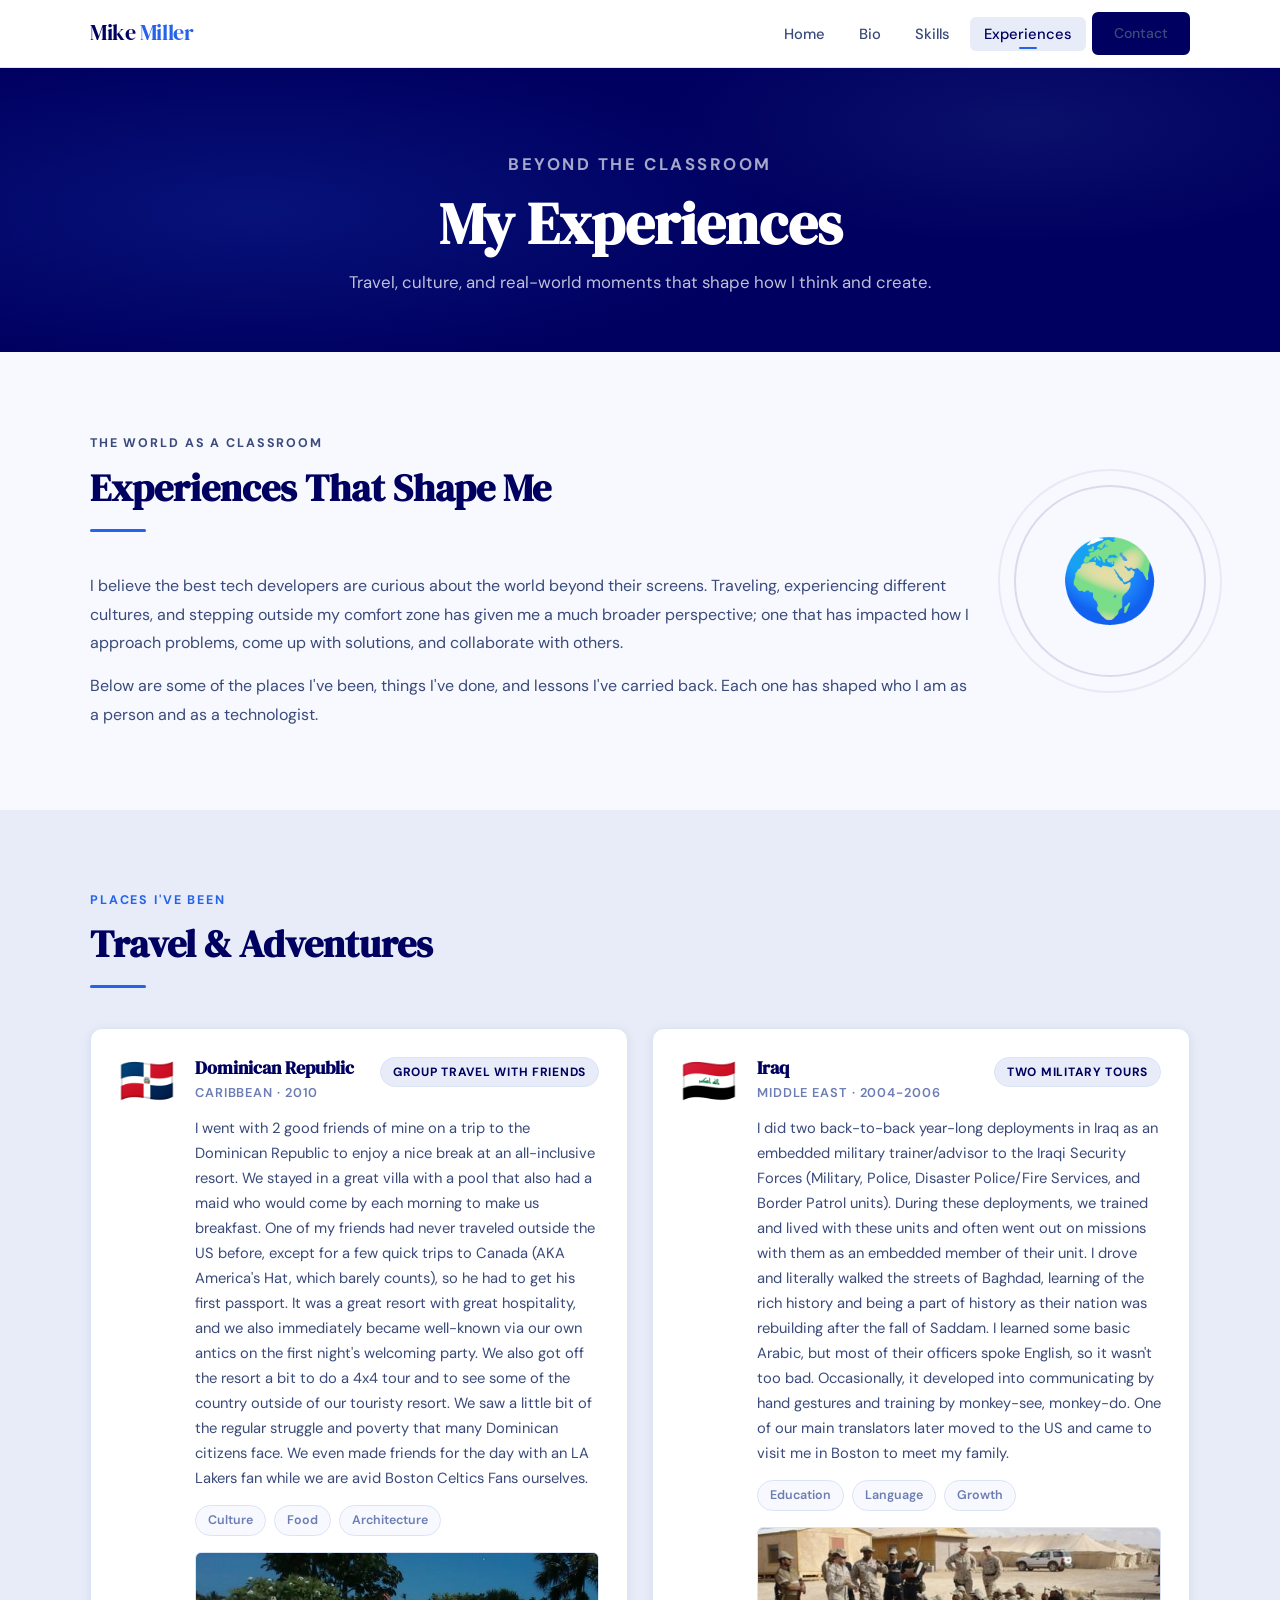
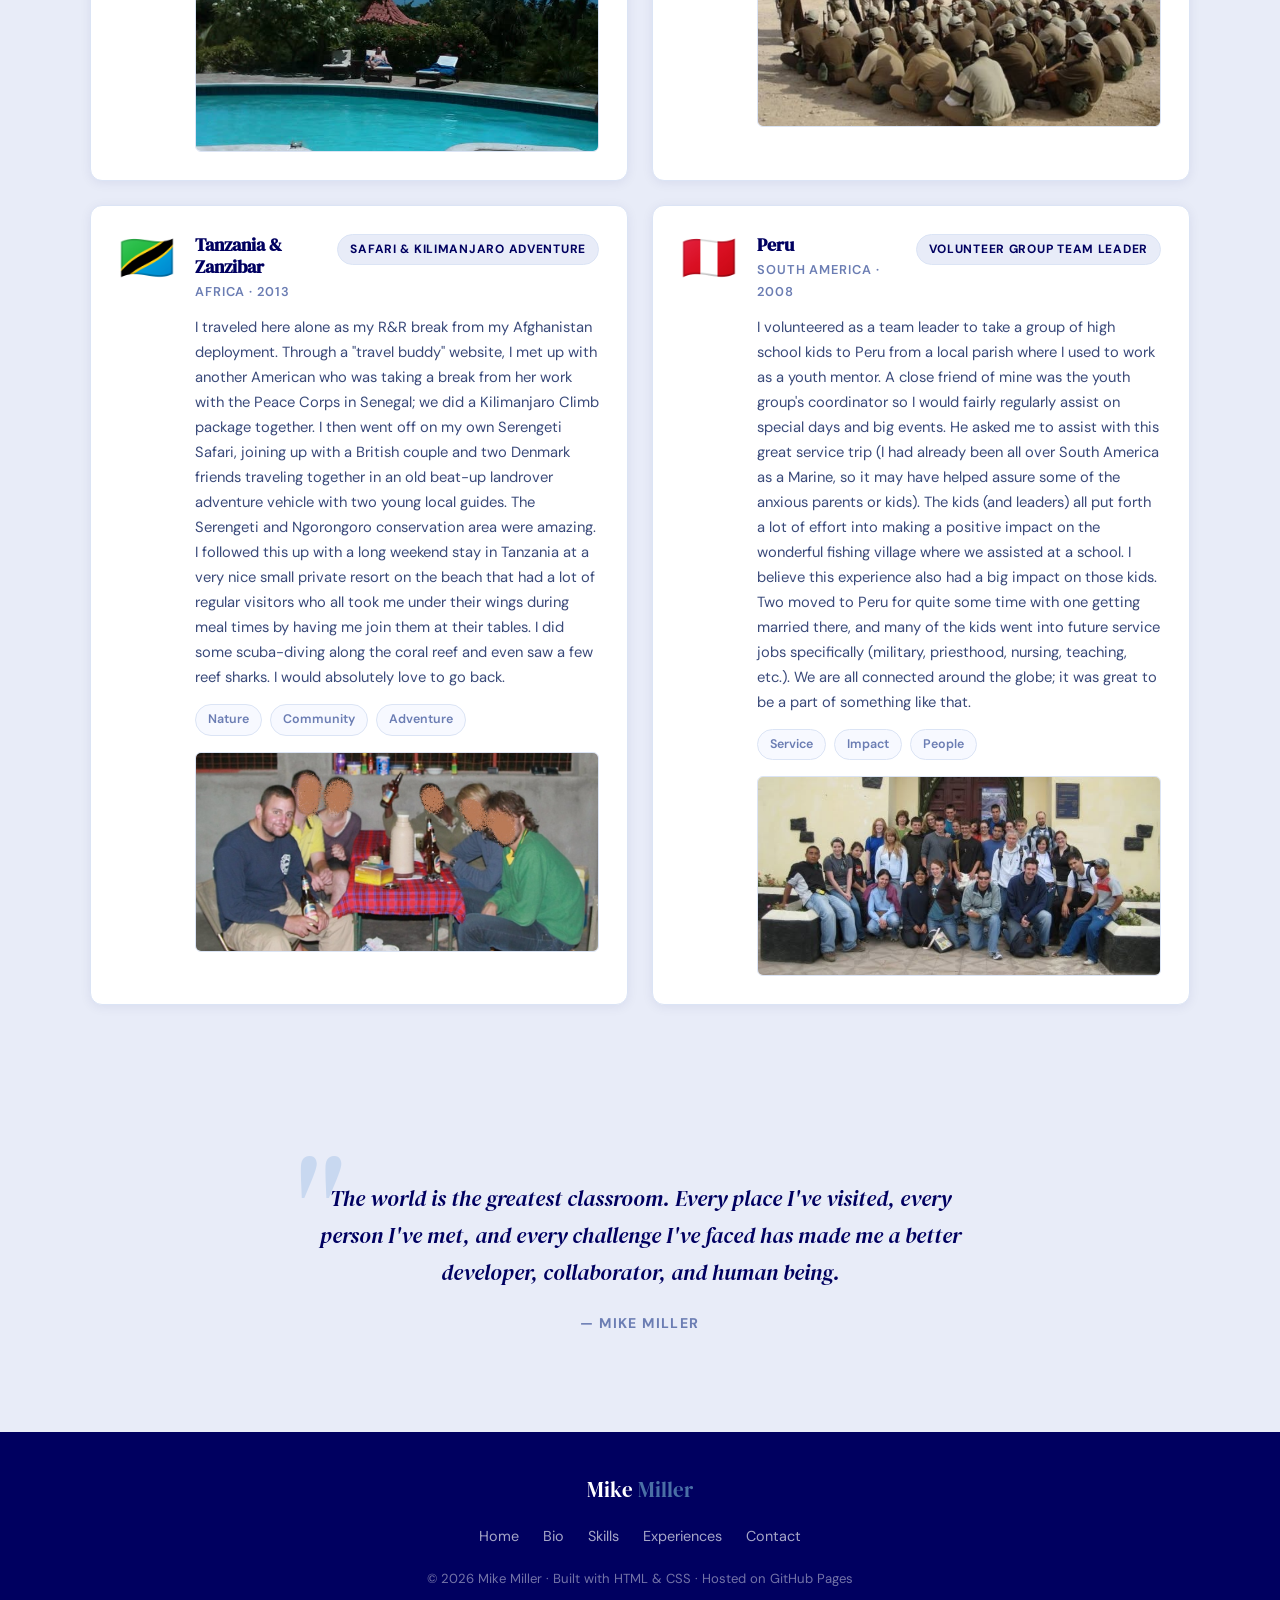
<file: pages/experiences.html>
<!DOCTYPE html>
<html lang="en">
<head>
  <meta charset="UTF-8" />
  <meta name="viewport" content="width=device-width, initial-scale=1.0" />
  <meta name="description" content="Travel, cultural experiences, and worldly adventures of Mike Miller." />
  <title>Experiences | Mike Miller Portfolio</title>
  <link rel="stylesheet" href="../css/style.css" />
  <link rel="stylesheet" href="../css/experiences.css" />
</head>
<body>

  <!-- ── Navigation ── -->
  <nav class="nav" role="navigation" aria-label="Main navigation">
    <div class="nav-inner">
      <a href="../index.html" class="nav-logo">Mike<span> Miller</span></a>
      <ul class="nav-links">
        <li><a href="../index.html">Home</a></li>
        <li><a href="bio.html">Bio</a></li>
        <li><a href="skills.html">Skills</a></li>
        <li><a href="experiences.html" class="active">Experiences</a></li>
        <li><a href="contact.html" class="btn btn-primary" style="padding:8px 20px;font-size:0.88rem;">Contact</a></li>
      </ul>
      <button class="nav-toggle" id="navToggle" aria-label="Toggle menu" aria-expanded="false">
        <span></span><span></span><span></span>
      </button>
    </div>
  </nav>
  <div class="nav-drawer" id="navDrawer" role="menu">
    <a href="../index.html">Home</a>
    <a href="bio.html">Bio</a>
    <a href="skills.html">Skills</a>
    <a href="experiences.html" class="active">Experiences</a>
    <a href="contact.html">Contact</a>
  </div>

  <main class="nav-offset">

    <!-- ── Page Header ── -->
    <header class="page-header" aria-label="Experiences page header">
      <div class="container">
        <p class="section-label" style="color:rgba(255,255,255,0.65)">Beyond the classroom</p>
        <h1>My Experiences</h1>
        <p>Travel, culture, and real-world moments that shape how I think and create.</p>
      </div>
    </header>

    <!-- ── Intro ── -->
    <section class="section" aria-label="About my travels">
      <div class="container exp-intro">
        <div>
          <p class="section-label">The World as a Classroom</p>
          <h2 class="section-title">Experiences That Shape Me</h2>
          <div class="divider"></div>
          <p>
            I believe the best tech developers are curious about the world beyond their
            screens. Traveling, experiencing different cultures, and stepping outside my
            comfort zone has given me a much broader perspective; one that has impacted how
            I approach problems, come up with solutions, and collaborate with others.
          </p>
          <p style="margin-top:14px;">
            Below are some of the places I've been, things I've done, and lessons I've
            carried back. Each one has shaped who I am as a person and as a technologist.
          </p>
        </div>
        <div class="exp-globe" aria-hidden="true">
          <div class="globe-inner">🌍</div>
          <div class="globe-ring ring-1"></div>
          <div class="globe-ring ring-2"></div>
        </div>
      </div>
    </section>

    <!-- ── Travel Cards ── -->
    <section class="section section-alt" aria-label="Travel experiences">
      <div class="container">
        <p class="section-label">Places I've Been</p>
        <h2 class="section-title">Travel &amp; Adventures</h2>
        <div class="divider"></div>

        <div class="travel-grid">

          <article class="travel-card card" aria-label="Travel experience: Dominican Republic">
            <div class="travel-flag">🇩🇴</div>
            <div class="travel-body">
              <div class="travel-header">
                <div>
                  <h3>Dominican Republic</h3>
                  <p class="travel-region">Caribbean · 2010</p>
                </div>
                <span class="travel-badge">Group Travel with Friends</span>
              </div>
              <p>
                I went with 2 good friends of mine on a trip to the Dominican Republic to
                enjoy a nice break at an all-inclusive resort. We stayed in a great villa 
                with a pool that also had a maid who would come by each morning to make us
                breakfast. One of my friends had never traveled outside the US before, except
                for a few quick trips to Canada (AKA America's Hat, which barely counts), so 
                he had to get his first passport. It was a great resort with great hospitality,
                and we also immediately became well-known via our own antics on the first night's
                welcoming party. We also got off the resort a bit to do a 4x4 tour and to see some
                of the country outside of our touristy resort. We saw a little bit of the regular
                struggle and poverty that many Dominican citizens face. We even made friends for
                the day with an LA Lakers fan while we are avid Boston Celtics Fans ourselves.
              </p>
              <div class="travel-tags">
                <span class="travel-tag">Culture</span>
                <span class="travel-tag">Food</span>
                <span class="travel-tag">Architecture</span>
              </div>
              <img src="../assets/DomRep_Pool.jpg" alt="Pool at the villa in the Dominican Republic" class="travel-photo" />
            </div>
          </article>

          <article class="travel-card card" aria-label="Travel experience: Iraq">
            <div class="travel-flag">🇮🇶</div>
            <div class="travel-body">
              <div class="travel-header">
                <div>
                  <h3>Iraq</h3>
                  <p class="travel-region">Middle East · 2004-2006</p>
                </div>
                <span class="travel-badge">Two Military Tours</span>
              </div>
              <p>
                I did two back-to-back year-long deployments in Iraq as an embedded military
                trainer/advisor to the Iraqi Security Forces (Military, Police, Disaster
                Police/Fire Services, and Border Patrol units). During these deployments, 
                we trained and lived with these units and often went out on missions with 
                them as an embedded member of their unit. I drove and literally walked the 
                streets of Baghdad, learning of the rich history and being a part of history
                as their nation was rebuilding after the fall of Saddam. I learned some basic
                Arabic, but most of their officers spoke English, so it wasn't too bad.
                Occasionally, it developed into communicating by hand gestures and training by
                monkey-see, monkey-do. One of our main translators later moved to the US and
                came to visit me in Boston to meet my family.
              </p>
              <div class="travel-tags">
                <span class="travel-tag">Education</span>
                <span class="travel-tag">Language</span>
                <span class="travel-tag">Growth</span>
              </div>
              <img src="../assets/Iraq_Border_Patrol_Police_Training.jpg" alt="Iraq Border Patrol and Police training" class="travel-photo" />
            </div>
          </article>

          <article class="travel-card card" aria-label="Travel experience: Tanzania and Zanzibar">
            <div class="travel-flag">🇹🇿</div>
            <div class="travel-body">
              <div class="travel-header">
                <div>
                  <h3>Tanzania &amp; Zanzibar</h3>
                  <p class="travel-region">Africa · 2013</p>
                </div>
                <span class="travel-badge">Safari &amp; Kilimanjaro Adventure</span>
              </div>
              <p>
                I traveled here alone as my R&amp;R break from my Afghanistan deployment.
                Through a "travel buddy" website, I met up with another American who was
                taking a break from her work with the Peace Corps in Senegal; we did a
                Kilimanjaro Climb package together. I then went off on my own Serengeti
                Safari, joining up with a British couple and two Denmark friends traveling
                together in an old beat-up landrover adventure vehicle with two young local
                guides. The Serengeti and Ngorongoro conservation area were amazing. I
                followed this up with a long weekend stay in Tanzania at a very nice small
                private resort on the beach that had a lot of regular visitors who all took
                me under their wings during meal times by having me join them at their tables.
                I did some scuba-diving along the coral reef and even saw a few reef sharks. 
                I would absolutely love to go back.
              </p>
              <div class="travel-tags">
                <span class="travel-tag">Nature</span>
                <span class="travel-tag">Community</span>
                <span class="travel-tag">Adventure</span>
              </div>
              <img src="../assets/Tanzania_Safari.jpg" alt="Safari in Tanzania" class="travel-photo" />
            </div>
          </article>

          <article class="travel-card card" aria-label="Travel experience: Peru">
            <div class="travel-flag">🇵🇪</div>
            <div class="travel-body">
              <div class="travel-header">
                <div>
                  <h3>Peru</h3>
                  <p class="travel-region">South America · 2008</p>
                </div>
                <span class="travel-badge">Volunteer Group Team Leader</span>
              </div>
              <p>
                I volunteered as a team leader to take a group of high school kids to
                Peru from a local parish where I used to work as a youth mentor. A close
                friend of mine was the youth group's coordinator so I would fairly regularly
                assist on special days and big events. He asked me to assist with this great
                service trip (I had already been all over South America as a Marine, so it may
                have helped assure some of the anxious parents or kids). The kids (and leaders)
                all put forth a lot of effort into making a positive impact on the wonderful
                fishing village where we assisted at a school. I believe this experience also
                had a big impact on those kids. Two moved to Peru for quite some time with
                one getting married there, and many of the kids went into future service jobs
                specifically (military, priesthood, nursing, teaching, etc.). We are all
                connected around the globe; it was great to be a part of something like that.
              </p>
              <div class="travel-tags">
                <span class="travel-tag">Service</span>
                <span class="travel-tag">Impact</span>
                <span class="travel-tag">People</span>
              </div>
              <img src="../assets/Peru_Trip_Group.jpg" alt="Volunteer trip group in Peru" class="travel-photo" />
            </div>
          </article>

        </div>
      </div>
    </section>

    <!-- ── Takeaway Banner ── -->
    <section class="section section-alt exp-takeaway" aria-label="Key takeaway">
      <div class="container">
        <blockquote class="exp-quote">
          <span class="quote-mark" aria-hidden="true">"</span>
          <p>
            The world is the greatest classroom. Every place I've visited, every person
            I've met, and every challenge I've faced has made me a better developer,
            collaborator, and human being.
          </p>
          <cite>— Mike Miller</cite>
        </blockquote>
      </div>
    </section>

  </main>

  <footer>
    <div class="foot-logo">Mike<span style="color:#4a6fa5"> Miller</span></div>
    <nav class="foot-links" aria-label="Footer navigation">
      <a href="../index.html">Home</a>
      <a href="bio.html">Bio</a>
      <a href="skills.html">Skills</a>
      <a href="experiences.html">Experiences</a>
      <a href="contact.html">Contact</a>
    </nav>
    <p>© <span id="year"></span> Mike Miller · Built with HTML &amp; CSS · Hosted on GitHub Pages</p>
  </footer>

  <script>
    document.getElementById('year').textContent = new Date().getFullYear();
    const toggle = document.getElementById('navToggle');
    const drawer = document.getElementById('navDrawer');
    toggle.addEventListener('click', () => {
      const open = drawer.classList.toggle('open');
      toggle.classList.toggle('open', open);
      toggle.setAttribute('aria-expanded', open);
    });
    drawer.querySelectorAll('a').forEach(a => a.addEventListener('click', () => {
      drawer.classList.remove('open');
      toggle.classList.remove('open');
      toggle.setAttribute('aria-expanded', false);
    }));
  </script>
</body>
</html>
</file>
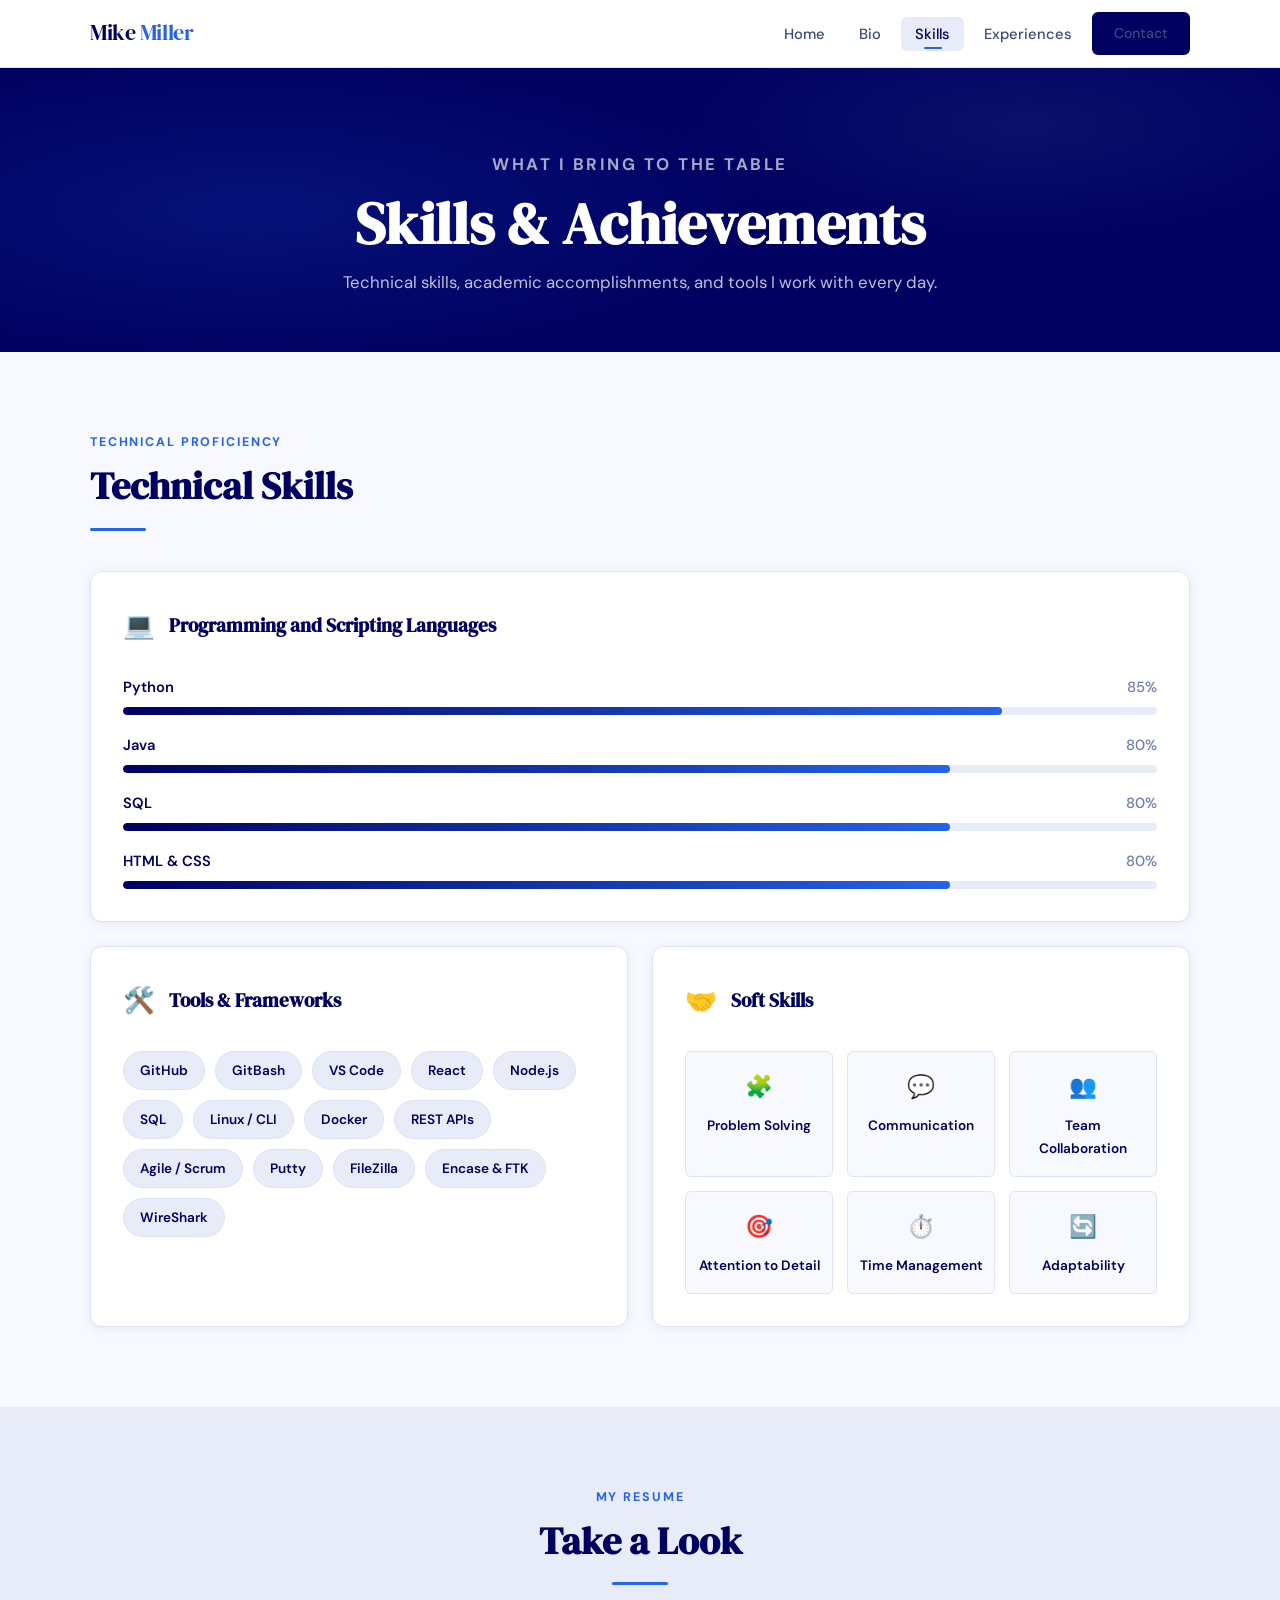
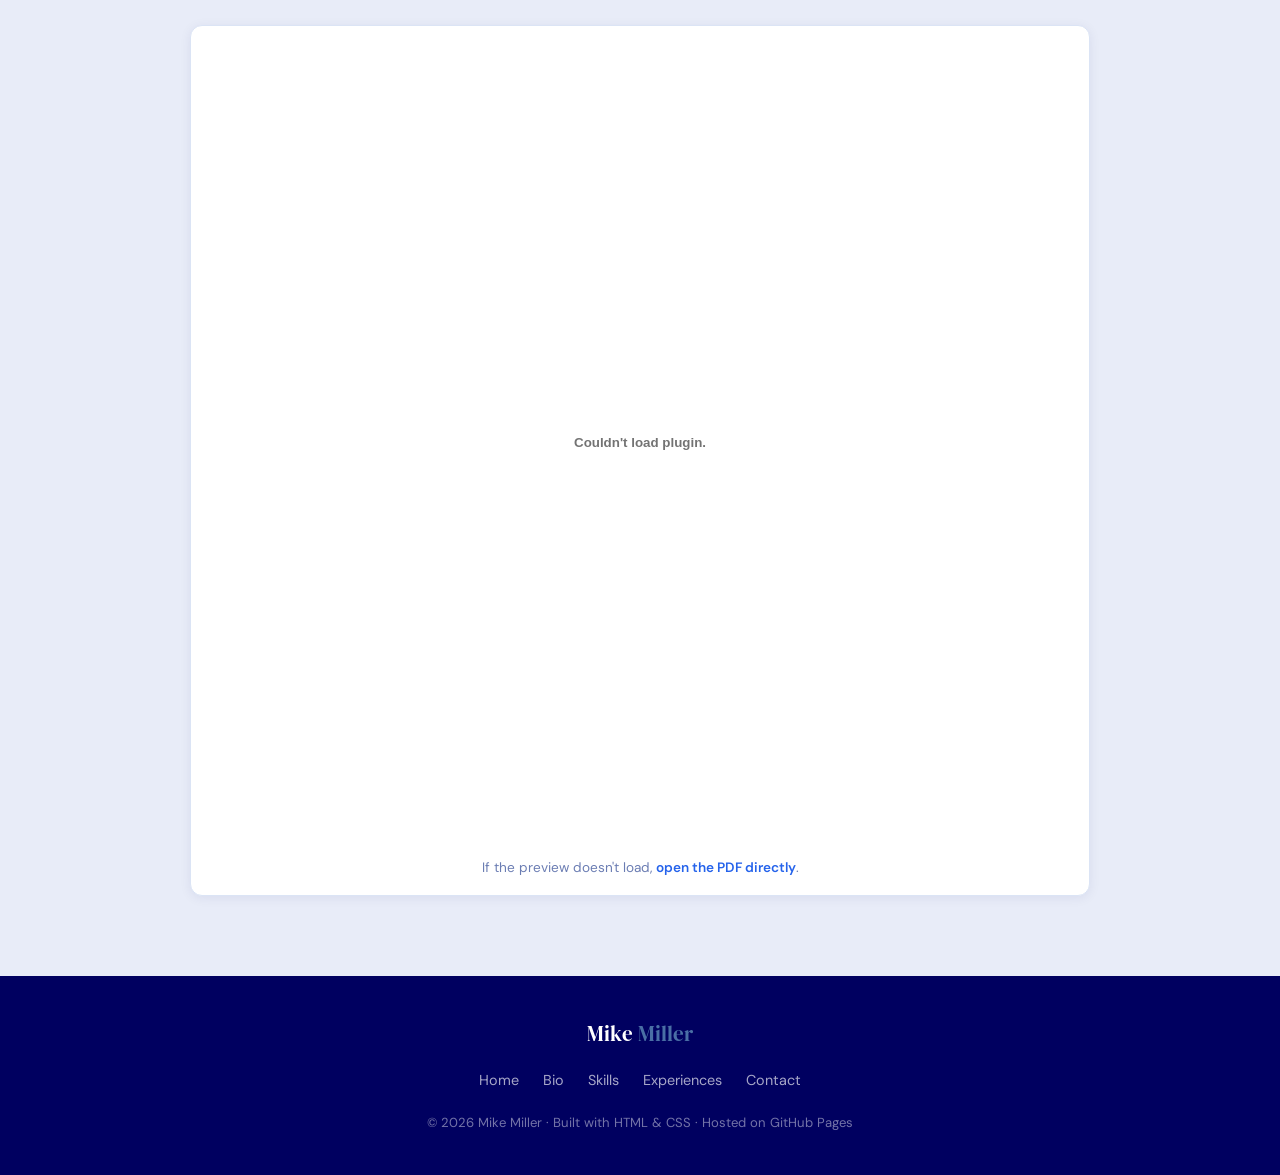
<file: pages/skills.html>
<!DOCTYPE html>
<html lang="en">
<head>
  <meta charset="UTF-8" />
  <meta name="viewport" content="width=device-width, initial-scale=1.0" />
  <meta name="description" content="Skills, academic achievements, and technical expertise of Mike Miller." />
  <title>Skills | Mike Miller Portfolio</title>
  <link rel="stylesheet" href="../css/style.css" />
  <link rel="stylesheet" href="../css/skills.css" />
</head>
<body>

  <!-- ── Navigation ── -->
  <nav class="nav" role="navigation" aria-label="Main navigation">
    <div class="nav-inner">
      <a href="../index.html" class="nav-logo">Mike<span> Miller</span></a>
      <ul class="nav-links">
        <li><a href="../index.html">Home</a></li>
        <li><a href="bio.html">Bio</a></li>
        <li><a href="skills.html" class="active">Skills</a></li>
        <li><a href="experiences.html">Experiences</a></li>
        <li><a href="contact.html" class="btn btn-primary" style="padding:8px 20px;font-size:0.88rem;">Contact</a></li>
      </ul>
      <button class="nav-toggle" id="navToggle" aria-label="Toggle menu" aria-expanded="false">
        <span></span><span></span><span></span>
      </button>
    </div>
  </nav>
  <div class="nav-drawer" id="navDrawer" role="menu">
    <a href="../index.html">Home</a>
    <a href="bio.html">Bio</a>
    <a href="skills.html" class="active">Skills</a>
    <a href="experiences.html">Experiences</a>
    <a href="contact.html">Contact</a>
  </div>

  <main class="nav-offset">

    <!-- ── Page Header ── -->
    <header class="page-header" aria-label="Skills page header">
      <div class="container">
        <p class="section-label" style="color:rgba(255,255,255,0.65)">What I bring to the table</p>
        <h1>Skills &amp; Achievements</h1>
        <p>Technical skills, academic accomplishments, and tools I work with every day.</p>
      </div>
    </header>

    <!-- ── Technical Skills ── -->
    <section class="section" aria-label="Technical skills">
      <div class="container">
        <p class="section-label">Technical Proficiency</p>
        <h2 class="section-title">Technical Skills</h2>
        <div class="divider"></div>

        <div class="skills-categories">

          <!-- Languages -->
          <div class="skill-group card">
            <div class="skill-group-header">
              <span class="skill-group-icon">💻</span>
              <h3>Programming and Scripting Languages</h3>
            </div>
            <div class="skill-bars">
              <div class="skill-bar-item">
                <div class="skill-bar-label">
                  <span>Python</span><span class="skill-pct">85%</span>
                </div>
                <div class="skill-track" role="progressbar" aria-valuenow="85" aria-valuemin="0" aria-valuemax="100" aria-label="Python proficiency 85%">
                  <div class="skill-fill" style="--w:85%"></div>
                </div>
              </div>
              <div class="skill-bar-item">
                <div class="skill-bar-label">
                  <span>Java</span><span class="skill-pct">80%</span>
                </div>
                <div class="skill-track" role="progressbar" aria-valuenow="80" aria-valuemin="0" aria-valuemax="100" aria-label="Java proficiency 80%">
                  <div class="skill-fill" style="--w:80%"></div>
                </div>
              </div>
              <div class="skill-bar-item">
                <div class="skill-bar-label">
                  <span>SQL</span><span class="skill-pct">80%</span>
                </div>
                <div class="skill-track" role="progressbar" aria-valuenow="80" aria-valuemin="0" aria-valuemax="100" aria-label="SQL proficiency 80%">
                  <div class="skill-fill" style="--w:80%"></div>
                </div>
              </div>
              <div class="skill-bar-item">
                <div class="skill-bar-label">
                  <span>HTML &amp; CSS</span><span class="skill-pct">80%</span>
                </div>
                <div class="skill-track" role="progressbar" aria-valuenow="80" aria-valuemin="0" aria-valuemax="100" aria-label="HTML & CSS proficiency 80%">
                  <div class="skill-fill" style="--w:80%"></div>
                </div>
              </div>
            </div>
          </div>

          <!-- Tools & Frameworks -->
          <div class="skill-group card">
            <div class="skill-group-header">
              <span class="skill-group-icon">🛠️</span>
              <h3>Tools &amp; Frameworks</h3>
            </div>
            <div class="tech-tags">
              <span class="tech-tag">GitHub</span>
              <span class="tech-tag">GitBash</span>
              <span class="tech-tag">VS Code</span>
              <span class="tech-tag">React</span>
              <span class="tech-tag">Node.js</span>
              <span class="tech-tag">SQL</span>
              <span class="tech-tag">Linux / CLI</span>
              <span class="tech-tag">Docker</span>
              <span class="tech-tag">REST APIs</span>
              <span class="tech-tag">Agile / Scrum</span>
              <span class="tech-tag">Putty</span>
              <span class="tech-tag">FileZilla</span>
              <span class="tech-tag">Encase & FTK</span>
              <span class="tech-tag">WireShark</span>
            </div>
          </div>

          <!-- Soft Skills -->
          <div class="skill-group card">
            <div class="skill-group-header">
              <span class="skill-group-icon">🤝</span>
              <h3>Soft Skills</h3>
            </div>
            <div class="soft-skills-grid">
              <div class="soft-skill-item">
                <span class="soft-icon">🧩</span>
                <span>Problem Solving</span>
              </div>
              <div class="soft-skill-item">
                <span class="soft-icon">💬</span>
                <span>Communication</span>
              </div>
              <div class="soft-skill-item">
                <span class="soft-icon">👥</span>
                <span>Team Collaboration</span>
              </div>
              <div class="soft-skill-item">
                <span class="soft-icon">🎯</span>
                <span>Attention to Detail</span>
              </div>
              <div class="soft-skill-item">
                <span class="soft-icon">⏱️</span>
                <span>Time Management</span>
              </div>
              <div class="soft-skill-item">
                <span class="soft-icon">🔄</span>
                <span>Adaptability</span>
              </div>
            </div>
          </div>

        </div>
      </div>
    </section>

    <!-- ── Resume ── -->
    <section class="section section-alt" aria-label="Resume">
      <div class="container" style="text-align:center;">
        <p class="section-label" style="text-align:center">My Resume</p>
        <h2 class="section-title" style="text-align:center">Take a Look</h2>
        <div class="divider divider-center"></div>
        <div class="card" style="max-width:900px; margin:0 auto; padding:16px;">
          <!--
            RESUME PLACEHOLDER:
            Add your resume PDF to the assets folder (e.g. assets/Resume_Miller.pdf),
            then set the src below to "../assets/Resume_Miller.pdf" to display it here.
          -->
          <embed src="../assets/Resume_Miller.pdf" type="application/pdf" width="100%" height="800px" style="border-radius: var(--radius-sm); display:block;" />
          <p style="margin-top:14px; font-size:0.85rem; color:var(--text-light);">
            If the preview doesn't load, <a href="../assets/Resume_Miller.pdf" style="color:var(--accent); font-weight:600;" target="_blank" rel="noopener noreferrer">open the PDF directly</a>.
          </p>
        </div>
      </div>
    </section>

  </main>

  <footer>
    <div class="foot-logo">Mike<span style="color:#4a6fa5"> Miller</span></div>
    <nav class="foot-links" aria-label="Footer navigation">
      <a href="../index.html">Home</a>
      <a href="bio.html">Bio</a>
      <a href="skills.html">Skills</a>
      <a href="experiences.html">Experiences</a>
      <a href="contact.html">Contact</a>
    </nav>
    <p>© <span id="year"></span> Mike Miller · Built with HTML &amp; CSS · Hosted on GitHub Pages</p>
  </footer>

  <script>
    document.getElementById('year').textContent = new Date().getFullYear();
    const toggle = document.getElementById('navToggle');
    const drawer = document.getElementById('navDrawer');
    toggle.addEventListener('click', () => {
      const open = drawer.classList.toggle('open');
      toggle.classList.toggle('open', open);
      toggle.setAttribute('aria-expanded', open);
    });
    drawer.querySelectorAll('a').forEach(a => a.addEventListener('click', () => {
      drawer.classList.remove('open');
      toggle.classList.remove('open');
      toggle.setAttribute('aria-expanded', false);
    }));

    // Animate skill bars on scroll
    const observer = new IntersectionObserver((entries) => {
      entries.forEach(e => {
        if (e.isIntersecting) {
          e.target.querySelectorAll('.skill-fill').forEach(bar => {
            bar.style.width = bar.style.getPropertyValue('--w') || bar.style.width;
            bar.classList.add('animate');
          });
        }
      });
    }, { threshold: 0.2 });
    document.querySelectorAll('.skill-bars').forEach(el => observer.observe(el));
  </script>
</body>
</html>
</file>
<file: css/style.css>
/* ============================================================
   Personal Portfolio — Style Sheet
   Colors: #000060 (Dark Navy), #f0f4ff (Air Blue), #ffffff (White)
   ============================================================ */

@import url('https://fonts.googleapis.com/css2?family=DM+Sans:ital,wght@0,300;0,400;0,500;0,600;0,700;1,300&family=DM+Serif+Display:ital@0;1&display=swap');

/* ── CSS Variables ── */
:root {
  --navy:       #000060;
  --navy-light: #0a0a8a;
  --navy-soft:  #e8ecf8;
  --sky:        #4a6fa5;
  --sky-light:  #c8d8f0;
  --accent:     #2563eb;
  --accent-hover: #1d4ed8;
  --white:      #ffffff;
  --off-white:  #f7f9ff;
  --text-dark:  #000060;
  --text-mid:   #3a4a7a;
  --text-light: #6b7db3;
  --border:     #dbe4f5;
  --shadow-sm:  0 2px 12px rgba(0,0,96,0.07);
  --shadow-md:  0 6px 28px rgba(0,0,96,0.12);
  --shadow-lg:  0 16px 48px rgba(0,0,96,0.16);
  --radius-sm:  6px;
  --radius-md:  12px;
  --radius-lg:  20px;
  --transition: 0.25s ease;
  --font-display: 'DM Serif Display', Georgia, serif;
  --font-body:    'DM Sans', system-ui, sans-serif;
  --nav-h:      68px;
}

/* Reset & Base */
*, *::before, *::after { box-sizing: border-box; margin: 0; padding: 0; }

html { scroll-behavior: smooth; font-size: 16px; }

body {
  font-family: var(--font-body);
  background: var(--off-white);
  color: var(--text-dark);
  line-height: 1.7;
  -webkit-font-smoothing: antialiased;
}

img { max-width: 100%; display: block; }
a  { color: inherit; text-decoration: none; }
ul { list-style: none; }

/* Typography */
h1, h2, h3, h4 {
  font-family: var(--font-display);
  color: var(--navy);
  line-height: 1.2;
}
h1 { font-size: clamp(2.2rem, 5vw, 3.6rem); }
h2 { font-size: clamp(1.6rem, 3.5vw, 2.4rem); }
h3 { font-size: clamp(1.15rem, 2.5vw, 1.5rem); }
p  { color: var(--text-mid); font-size: 1rem; }

/* Container */
.container {
  width: 90%;
  max-width: 1100px;
  margin: 0 auto;
}

/* Buttons */
.btn {
  display: inline-flex;
  align-items: center;
  gap: 8px;
  padding: 12px 28px;
  border-radius: var(--radius-sm);
  font-family: var(--font-body);
  font-size: 0.95rem;
  font-weight: 600;
  cursor: pointer;
  border: 2px solid transparent;
  transition: all var(--transition);
  text-decoration: none;
}
.btn-primary {
  background: var(--navy);
  color: var(--white);
  border-color: var(--navy);
}
.btn-primary:hover {
  background: var(--navy-light);
  border-color: var(--navy-light);
  transform: translateY(-2px);
  box-shadow: var(--shadow-md);
}
.btn-outline {
  background: transparent;
  color: var(--navy);
  border-color: var(--navy);
}
.btn-outline:hover {
  background: var(--navy);
  color: var(--white);
  transform: translateY(-2px);
}

/* Page Header Banner */
.page-header {
  background: var(--navy);
  color: var(--white);
  padding: 72px 0 56px;
  text-align: center;
  position: relative;
  overflow: hidden;
}
.page-header::before {
  content: '';
  position: absolute;
  inset: 0;
  background:
    radial-gradient(ellipse 60% 80% at 20% 50%, rgba(37,99,235,0.18) 0%, transparent 70%),
    radial-gradient(ellipse 40% 60% at 80% 20%, rgba(74,111,165,0.15) 0%, transparent 70%);
  pointer-events: none;
}
.page-header h1 { color: var(--white); position: relative; }
.page-header p  { color: rgba(255,255,255,0.75); margin-top: 10px; font-size: 1.05rem; position: relative; }

/* Section */
.section {
  padding: 80px 0;
}
.section-alt {
  background: var(--navy-soft);
}
.section-label {
  font-family: var(--font-body);
  font-size: 0.78rem;
  font-weight: 700;
  letter-spacing: 0.15em;
  text-transform: uppercase;
  color: var(--accent);
  margin-bottom: 10px;
}
.section-title {
  margin-bottom: 14px;
}
.section-sub {
  color: var(--text-mid);
  max-width: 560px;
  margin-bottom: 48px;
}

/* Divider */
.divider {
  width: 56px;
  height: 3px;
  background: var(--accent);
  border-radius: 2px;
  margin: 18px 0 40px;
}
.divider-center { margin: 18px auto 40px; }

/* Cards */
.card {
  background: var(--white);
  border: 1px solid var(--border);
  border-radius: var(--radius-md);
  padding: 28px;
  box-shadow: var(--shadow-sm);
  transition: transform var(--transition), box-shadow var(--transition);
}
.card:hover {
  transform: translateY(-4px);
  box-shadow: var(--shadow-md);
}

/* Navigation */
.nav {
  position: fixed;
  top: 0; left: 0; right: 0;
  z-index: 1000;
  height: var(--nav-h);
  background: rgba(255,255,255,0.92);
  backdrop-filter: blur(14px);
  -webkit-backdrop-filter: blur(14px);
  border-bottom: 1px solid var(--border);
  display: flex;
  align-items: center;
}
.nav-inner {
  width: 90%;
  max-width: 1100px;
  margin: 0 auto;
  display: flex;
  align-items: center;
  justify-content: space-between;
}
.nav-logo {
  font-family: var(--font-display);
  font-size: 1.35rem;
  color: var(--navy);
  letter-spacing: -0.02em;
}
.nav-logo span { color: var(--accent); }

.nav-links {
  display: flex;
  align-items: center;
  gap: 6px;
}
.nav-links a {
  font-size: 0.92rem;
  font-weight: 500;
  color: var(--text-mid);
  padding: 7px 14px;
  border-radius: var(--radius-sm);
  transition: all var(--transition);
  position: relative;
}
.nav-links a:hover,
.nav-links a.active {
  color: var(--navy);
  background: var(--navy-soft);
}
.nav-links a.active::after {
  content: '';
  position: absolute;
  bottom: 2px; left: 50%;
  transform: translateX(-50%);
  width: 18px; height: 2px;
  background: var(--accent);
  border-radius: 2px;
}

/* Hamburger */
.nav-toggle {
  display: none;
  flex-direction: column;
  gap: 5px;
  cursor: pointer;
  padding: 6px;
  border: none;
  background: none;
}
.nav-toggle span {
  display: block;
  width: 24px; height: 2px;
  background: var(--navy);
  border-radius: 2px;
  transition: all var(--transition);
}
.nav-toggle.open span:nth-child(1) { transform: translateY(7px) rotate(45deg); }
.nav-toggle.open span:nth-child(2) { opacity: 0; }
.nav-toggle.open span:nth-child(3) { transform: translateY(-7px) rotate(-45deg); }

/* Mobile Navigation Drawer */
.nav-drawer {
  display: none;
  position: fixed;
  top: var(--nav-h); left: 0; right: 0;
  background: var(--white);
  border-bottom: 1px solid var(--border);
  padding: 16px 5%;
  z-index: 999;
  flex-direction: column;
  gap: 4px;
  box-shadow: var(--shadow-md);
}
.nav-drawer a {
  font-size: 1rem;
  font-weight: 500;
  color: var(--text-mid);
  padding: 12px 16px;
  border-radius: var(--radius-sm);
  transition: all var(--transition);
}
.nav-drawer a:hover,
.nav-drawer a.active {
  color: var(--navy);
  background: var(--navy-soft);
}
.nav-drawer.open { display: flex; }

/* Page offset */
.nav-offset { padding-top: var(--nav-h); }

/*  Footer */
footer {
  background: var(--navy);
  color: rgba(255,255,255,0.7);
  text-align: center;
  padding: 40px 20px;
}
footer .foot-logo {
  font-family: var(--font-display);
  font-size: 1.3rem;
  color: var(--white);
  margin-bottom: 16px;
}
footer .foot-links {
  display: flex;
  justify-content: center;
  gap: 24px;
  flex-wrap: wrap;
  margin-bottom: 20px;
}
footer .foot-links a {
  font-size: 0.9rem;
  color: rgba(255,255,255,0.65);
  transition: color var(--transition);
}
footer .foot-links a:hover { color: var(--white); }
footer p { font-size: 0.82rem; color: rgba(255,255,255,0.45); }

/* Responsive Control */
@media (max-width: 768px) {
  .nav-links { display: none; }
  .nav-toggle { display: flex; }
  .section { padding: 56px 0; }
  .page-header { padding: 56px 0 44px; }
}

@media (max-width: 480px) {
  .btn { padding: 10px 20px; font-size: 0.88rem; }
  h1 { font-size: 2rem; }
  h2 { font-size: 1.45rem; }
}
</file>
<file: css/home.css>
/* My Home Page */

/* Hero */
.hero {
  min-height: calc(100vh - var(--nav-h));
  display: flex;
  flex-direction: column;
  align-items: center;
  justify-content: center;
  position: relative;
  overflow: hidden;
  padding: 60px 0 80px;
}

/* Background Shapes */
.hero-bg-shapes { position: absolute; inset: 0; pointer-events: none; z-index: 0; }
.shape {
  position: absolute;
  border-radius: 50%;
  filter: blur(60px);
  opacity: 0.35;
}
.shape-1 {
  width: 520px; height: 520px;
  background: radial-gradient(circle, #c8d8f0, transparent);
  top: -100px; right: -80px;
  animation: drift 12s ease-in-out infinite alternate;
}
.shape-2 {
  width: 360px; height: 360px;
  background: radial-gradient(circle, #dbe4f5, transparent);
  bottom: 0; left: -60px;
  animation: drift 16s ease-in-out infinite alternate-reverse;
}
.shape-3 {
  width: 240px; height: 240px;
  background: radial-gradient(circle, #e8ecf8, transparent);
  top: 40%; left: 35%;
  animation: drift 20s ease-in-out infinite alternate;
}
@keyframes drift {
  from { transform: translate(0, 0) scale(1); }
  to   { transform: translate(20px, -20px) scale(1.06); }
}

/* Hero layout */
.hero-inner {
  display: grid;
  grid-template-columns: 1fr auto;
  gap: 60px;
  align-items: center;
  position: relative;
  z-index: 1;
  width: 90%;
  max-width: 1100px;
}

.hero-greeting {
  font-size: 1rem;
  font-weight: 500;
  color: var(--text-light);
  margin-bottom: 8px;
  letter-spacing: 0.02em;
}
.hero-name {
  font-size: clamp(2.6rem, 6vw, 4rem);
  color: var(--navy);
  margin-bottom: 12px;
  line-height: 1.1;
}
.hero-tagline {
  font-size: clamp(1rem, 2.5vw, 1.25rem);
  color: var(--accent);
  font-weight: 600;
  font-family: var(--font-body);
  margin-bottom: 20px;
  letter-spacing: -0.01em;
}
.hero-desc {
  max-width: 500px;
  color: var(--text-mid);
  font-size: 1.02rem;
  line-height: 1.75;
  margin-bottom: 36px;
}
.hero-cta { display: flex; gap: 14px; flex-wrap: wrap; }

/* My Avatar */
.hero-visual { position: relative; display: flex; align-items: center; justify-content: center; }
.hero-avatar { position: relative; width: 240px; height: 240px; }

.avatar-placeholder {
  width: 250px; height: 250px;
  border-radius: 50%;
  background: linear-gradient(135deg, var(--navy-soft) 0%, var(--sky-light) 100%);
  border: 4px solid var(--white);
  box-shadow: var(--shadow-lg);
  display: flex;
  align-items: center;
  justify-content: center;
  overflow: hidden;
  position: relative;
  z-index: 2;
}
.avatar-placeholder img {
  width: 100%; height: 100%;
  object-fit: cover;
  border-radius: 50%;
}
.avatar-initials {
  font-family: var(--font-display);
  font-size: 2.4rem;
  color: var(--navy);
  font-style: italic;
}

.avatar-ring {
  position: absolute;
  inset: -12px;
  border-radius: 50%;
  border: 2px dashed rgba(0,0,96,0.18);
  animation: spin 30s linear infinite;
  z-index: 1;
}
@keyframes spin { to { transform: rotate(360deg); } }

.avatar-dot {
  position: absolute;
  width: 14px; height: 14px;
  border-radius: 50%;
  background: var(--navy);
  z-index: 3;
}
.dot-1 { top: 10px;  right: 14px; background: var(--accent); }
.dot-2 { bottom: 14px; left: 8px;  background: var(--sky); opacity: 0.7; width: 10px; height: 10px; }
.dot-3 { top: 50%;  left: -6px;  transform: translateY(-50%); background: var(--navy); width: 8px; height: 8px; }

/* Scroll hint */
.scroll-hint {
  position: absolute;
  bottom: 28px;
  left: 50%;
  transform: translateX(-50%);
  display: flex;
  flex-direction: column;
  align-items: center;
  gap: 8px;
  font-size: 0.72rem;
  font-weight: 600;
  letter-spacing: 0.1em;
  text-transform: uppercase;
  color: var(--text-light);
  z-index: 1;
  transition: color var(--transition);
}
.scroll-hint:hover { color: var(--navy); }
.scroll-dot { animation: scrollBob 1.8s ease-in-out infinite; }
@keyframes scrollBob {
  0%, 100% { transform: translateY(0); }
  50%       { transform: translateY(6px); }
}

/* Preview Cards - grid */
.preview-grid {
  display: grid;
  grid-template-columns: repeat(4, 1fr);
  gap: 22px;
}
.preview-card {
  display: flex;
  flex-direction: column;
  gap: 10px;
  padding: 28px 24px 24px;
  text-decoration: none;
}
.preview-card:hover .preview-link { color: var(--accent); gap: 8px; }
.preview-icon {
  font-size: 1.8rem;
  margin-bottom: 4px;
  display: block;
}
.preview-card h3 { color: var(--navy); font-size: 1.1rem; }
.preview-card p  { font-size: 0.9rem; color: var(--text-light); flex: 1; }
.preview-link {
  display: flex;
  align-items: center;
  gap: 4px;
  font-size: 0.88rem;
  font-weight: 600;
  color: var(--navy);
  transition: all var(--transition);
  margin-top: 8px;
}

/* Stats - row */
.stats-row {
  display: flex;
  align-items: center;
  justify-content: center;
  flex-wrap: wrap;
  gap: 0;
}
.stat-item {
  flex: 1;
  min-width: 160px;
  text-align: center;
  padding: 24px 20px;
}
.stat-num {
  display: block;
  font-family: var(--font-display);
  font-size: 2.4rem;
  color: var(--navy);
  line-height: 1;
  margin-bottom: 6px;
}
.stat-label {
  font-size: 0.82rem;
  font-weight: 600;
  color: var(--text-light);
  text-transform: uppercase;
  letter-spacing: 0.08em;
}
.stat-divider {
  width: 1px;
  height: 56px;
  background: var(--border);
}

/* CTA section */
.cta-section { background: var(--navy-soft); }
.cta-inner {
  display: flex;
  align-items: center;
  justify-content: space-between;
  gap: 32px;
  flex-wrap: wrap;
}
.cta-inner h2 { margin-bottom: 6px; }
.cta-inner p  { color: var(--text-mid); }

/* Responsive Control */
@media (max-width: 960px) {
  .preview-grid { grid-template-columns: repeat(2, 1fr); }
}

@media (max-width: 768px) {
  .hero-inner {
    grid-template-columns: 1fr;
    text-align: center;
    gap: 40px;
  }
  .hero-visual { justify-content: center; order: -1; }
  .hero-avatar { width: 180px; height: 180px; }
  .avatar-placeholder { width: 160px; height: 160px; }
  .hero-cta { justify-content: center; }
  .hero-desc { margin: 0 auto 36px; }
  .scroll-hint { display: none; }
  .stat-divider { display: none; }
  .stats-row { gap: 8px; }
  .cta-inner { flex-direction: column; text-align: center; }
}

@media (max-width: 520px) {
  .preview-grid { grid-template-columns: 1fr; }
  .hero { padding: 40px 0 60px; }
}
</file>
<file: css/bio.css>
/* My BIO Page */

/* Layout */
.bio-layout {
  display: grid;
  grid-template-columns: 280px 1fr;
  gap: 64px;
  align-items: start;
}

/* Portrait */
.bio-portrait {
  display: flex;
  flex-direction: column;
  align-items: center;
  gap: 20px;
  position: sticky;
  top: calc(var(--nav-h) + 24px);
}
.portrait-frame {
  width: 340px; height: 340px;
  border-radius: 50%;
  overflow: hidden;
  border: 4px solid var(--white);
  box-shadow: var(--shadow-lg);
  background: linear-gradient(135deg, var(--navy-soft), var(--sky-light));
}
.portrait-placeholder {
  width: 100%; height: 100%;
  display: flex;
  align-items: center;
  justify-content: center;
  background: linear-gradient(135deg, var(--navy-soft) 0%, var(--sky-light) 100%);
}
.portrait-placeholder .avatar-initials {
  font-family: var(--font-display);
  font-size: 3rem;
  color: var(--navy);
  font-style: italic;
}
.portrait-frame img {
  width: 100%; height: 100%;
  object-fit: cover;
}

/* Connect Linkedin */
.bio-social-mini { width: 100%; }
.social-badge {
  display: flex;
  align-items: center;
  justify-content: center;
  gap: 8px;
  padding: 12px 16px;
  border: 1.5px solid var(--border);
  border-radius: var(--radius-sm);
  font-size: 0.88rem;
  font-weight: 600;
  color: var(--navy);
  background: var(--white);
  transition: all var(--transition);
  box-shadow: var(--shadow-sm);
}
.social-badge:hover {
  background: var(--navy);
  color: var(--white);
  border-color: var(--navy);
  transform: translateY(-2px);
  box-shadow: var(--shadow-md);
}

/* Bio content */
.bio-content p {
  margin-bottom: 18px;
  font-size: 1.02rem;
  line-height: 1.8;
  color: var(--text-mid);
}
.bio-cta-row {
  display: flex;
  gap: 14px;
  margin-top: 32px;
  flex-wrap: wrap;
}

/* My Facts - grid display */
.facts-grid {
  display: grid;
  grid-template-columns: repeat(4, 1fr);
  gap: 20px;
}
.fact-card {
  text-align: center;
  padding: 28px 20px;
}
.fact-icon {
  font-size: 2rem;
  display: block;
  margin-bottom: 12px;
}
.fact-card h4 {
  font-family: var(--font-display);
  font-size: 1rem;
  color: var(--navy);
  margin-bottom: 10px;
}
.fact-card p {
  font-size: 0.88rem;
  color: var(--text-light);
  line-height: 1.65;
}

/* My Timeline */
.timeline {
  position: relative;
  max-width: 680px;
}
.timeline::before {
  content: '';
  position: absolute;
  left: 14px;
  top: 0; bottom: 0;
  width: 2px;
  background: linear-gradient(to bottom, var(--accent), var(--sky-light));
  border-radius: 2px;
}

.timeline-item {
  display: grid;
  grid-template-columns: 30px auto 1fr;
  gap: 0 20px;
  align-items: start;
  margin-bottom: 36px;
  position: relative;
}
.tl-dot {
  width: 14px; height: 14px;
  border-radius: 50%;
  background: var(--white);
  border: 2.5px solid var(--accent);
  margin-top: 18px;
  position: relative;
  z-index: 1;
  transition: background var(--transition);
  justify-self: center;
}
.tl-dot--current {
  background: var(--navy);
  border-color: var(--navy);
  box-shadow: 0 0 0 4px rgba(0,0,96,0.12);
}
.tl-date {
  font-size: 0.8rem;
  font-weight: 700;
  color: var(--text-light);
  text-transform: uppercase;
  letter-spacing: 0.08em;
  padding-top: 18px;
  white-space: nowrap;
}
.tl-date--current { color: var(--navy); }
.tl-card {
  padding: 22px 24px;
}
.tl-card h4 {
  font-family: var(--font-display);
  font-size: 1.05rem;
  color: var(--navy);
  margin-bottom: 8px;
}
.tl-card p {
  font-size: 0.92rem;
  color: var(--text-mid);
  line-height: 1.65;
}

/* Responsive Control */
@media (max-width: 900px) {
  .bio-layout { grid-template-columns: 1fr; gap: 40px; }
  .bio-portrait { position: static; flex-direction: row; flex-wrap: wrap; justify-content: center; }
  .facts-grid { grid-template-columns: repeat(2, 1fr); }
}

@media (max-width: 560px) {
  .facts-grid { grid-template-columns: 1fr; }
  .bio-portrait { flex-direction: column; align-items: center; }
  .timeline-item { grid-template-columns: 22px 60px 1fr; gap: 0 12px; }
  .tl-date { font-size: 0.7rem; }
}
</file>
<file: css/contact.css>
/* My Contact Page */

/* Layout */
.contact-layout {
  display: grid;
  grid-template-columns: 380px 1fr;
  gap: 56px;
  align-items: start;
}

/* Info panel */
.contact-info {
  display: flex;
  flex-direction: column;
  gap: 32px;
  position: sticky;
  top: calc(var(--nav-h) + 24px);
}
.contact-intro p { color: var(--text-mid); line-height: 1.75; }

/* Contact links */
.contact-methods {
  display: flex;
  flex-direction: column;
  gap: 10px;
}
.contact-method {
  display: flex;
  align-items: center;
  gap: 14px;
  padding: 14px 16px;
  background: var(--white);
  border: 1.5px solid var(--border);
  border-radius: var(--radius-sm);
  box-shadow: var(--shadow-sm);
  transition: all var(--transition);
  text-decoration: none;
}
.contact-method:hover {
  border-color: var(--navy);
  transform: translateX(4px);
  box-shadow: var(--shadow-md);
}
.contact-method--linkedin:hover {
  border-color: #e1306c;
  background: #fff0f5;
}
.contact-method--linkedin:hover .cm-icon { color: #e1306c; }
.contact-method--linkedin:hover .cm-value { color: #e1306c; }

.cm-icon {
  width: 40px; height: 40px;
  background: var(--navy-soft);
  border-radius: var(--radius-sm);
  display: flex;
  align-items: center;
  justify-content: center;
  color: var(--navy);
  flex-shrink: 0;
  transition: all var(--transition);
}
.contact-method:hover .cm-icon {
  background: var(--navy);
  color: var(--white);
}
.contact-method--linkedin:hover .cm-icon {
  background: #e1306c;
  color: var(--white);
}
.cm-text {
  display: flex;
  flex-direction: column;
  gap: 2px;
  flex: 1;
}
.cm-label {
  font-size: 0.72rem;
  font-weight: 700;
  color: var(--text-light);
  text-transform: uppercase;
  letter-spacing: 0.1em;
}
.cm-value {
  font-size: 0.92rem;
  font-weight: 600;
  color: var(--navy);
  transition: color var(--transition);
}
.cm-arrow {
  font-size: 1rem;
  color: var(--text-light);
  transition: transform var(--transition);
}
.contact-method:hover .cm-arrow { transform: translateX(4px); color: var(--navy); }

/* Linkedin feature block */
.linkedin-feature {
  background: linear-gradient(135deg, #fff0f7 0%, #fce4ec 100%);
  border: 1.5px solid #f8bbd9;
  border-radius: var(--radius-md);
  padding: 24px;
}
.linkedin-header {
  display: flex;
  align-items: center;
  gap: 10px;
  color: #c2185b;
  font-weight: 700;
  font-size: 0.95rem;
  margin-bottom: 10px;
}
.linkedin-feature p {
  font-size: 0.88rem;
  color: #880e4f;
  line-height: 1.65;
  margin-bottom: 16px;
}
.linkedin-btn {
  background: linear-gradient(135deg, #e1306c, #c13584);
  border-color: transparent;
  width: 100%;
  justify-content: center;
}
.linkedin-btn:hover {
  background: linear-gradient(135deg, #c13584, #833ab4);
  transform: translateY(-2px);
}

/* Form card */
.form-card {
  padding: 40px;
}
.form-card h3 {
  font-family: var(--font-display);
  font-size: 1.5rem;
  color: var(--navy);
  margin-bottom: 8px;
}
.form-sub {
  font-size: 0.92rem;
  color: var(--text-light);
  margin-bottom: 28px;
  line-height: 1.6;
}

/* Form elements */
.form-row {
  display: grid;
  grid-template-columns: 1fr 1fr;
  gap: 16px;
}
.form-group {
  display: flex;
  flex-direction: column;
  gap: 6px;
  margin-bottom: 20px;
}
.form-label {
  font-size: 0.88rem;
  font-weight: 700;
  color: var(--navy);
  letter-spacing: 0.01em;
}
.req { color: var(--accent); }
.form-input {
  width: 100%;
  padding: 12px 16px;
  border: 1.5px solid var(--border);
  border-radius: var(--radius-sm);
  font-family: var(--font-body);
  font-size: 0.95rem;
  color: var(--text-dark);
  background: var(--off-white);
  transition: all var(--transition);
  outline: none;
  -webkit-appearance: none;
  appearance: none;
}
.form-input:focus {
  border-color: var(--accent);
  background: var(--white);
  box-shadow: 0 0 0 3px rgba(37, 99, 235, 0.1);
}
.form-input.input-error {
  border-color: #ef4444;
  background: #fff5f5;
}
.form-input.input-error:focus { box-shadow: 0 0 0 3px rgba(239,68,68,0.12); }
.form-input::placeholder { color: var(--text-light); opacity: 0.7; }
.form-select { cursor: pointer; }
.form-textarea {
  resize: vertical;
  min-height: 130px;
}
.form-error {
  font-size: 0.78rem;
  color: #ef4444;
  font-weight: 600;
  min-height: 18px;
}

/* Submit button */
.submit-btn {
  width: 100%;
  justify-content: center;
  padding: 14px 28px;
  font-size: 1rem;
  margin-top: 4px;
}
.submit-btn:disabled {
  opacity: 0.65;
  cursor: not-allowed;
  transform: none;
}

/* Feedback messages */
.form-success, .form-fail {
  margin-top: 16px;
  padding: 14px 18px;
  border-radius: var(--radius-sm);
  font-size: 0.92rem;
  font-weight: 600;
  text-align: center;
}
.form-success {
  background: #e8f5e9;
  border: 1.5px solid #a5d6a7;
  color: #1b5e20;
}
.form-fail {
  background: #fce4ec;
  border: 1.5px solid #f48fb1;
  color: #880e4f;
}

/* Responsive Control */
@media (max-width: 960px) {
  .contact-layout { grid-template-columns: 1fr; gap: 40px; }
  .contact-info { position: static; }
}
@media (max-width: 560px) {
  .form-card { padding: 24px 20px; }
  .form-row  { grid-template-columns: 1fr; }
}
</file>
<file: css/experiences.css>
/* My Experiences Page */

/* Intro layout */
.exp-intro {
  display: grid;
  grid-template-columns: 1fr auto;
  gap: 60px;
  align-items: center;
}
.exp-intro p { color: var(--text-mid); line-height: 1.8; }

/* Globe decoration */
.exp-globe {
  position: relative;
  width: 160px; height: 160px;
  display: flex;
  align-items: center;
  justify-content: center;
  flex-shrink: 0;
}
.globe-inner {
  font-size: 5rem;
  position: relative;
  z-index: 2;
  animation: globeSpin 6s ease-in-out infinite alternate;
}
@keyframes globeSpin {
  0%   { transform: rotate(-8deg) scale(1); }
  100% { transform: rotate(8deg) scale(1.08); }
}
.globe-ring {
  position: absolute;
  border-radius: 50%;
  border: 2px solid rgba(0,0,96,0.12);
  animation: ringPulse 3s ease-in-out infinite;
}
.ring-1 { inset: -16px; animation-delay: 0s; }
.ring-2 { inset: -32px; animation-delay: 0.6s; opacity: 0.5; }
@keyframes ringPulse {
  0%, 100% { transform: scale(1); opacity: 0.6; }
  50%       { transform: scale(1.05); opacity: 1; }
}

/* Travel Cards - grid */
.travel-grid {
  display: grid;
  grid-template-columns: repeat(2, 1fr);
  gap: 24px;
}
.travel-card {
  display: flex;
  gap: 20px;
  padding: 28px;
  align-items: flex-start;
}
.travel-flag {
  font-size: 2.8rem;
  flex-shrink: 0;
  line-height: 1;
  margin-top: 2px;
}
.travel-body { flex: 1; }
.travel-header {
  display: flex;
  align-items: flex-start;
  justify-content: space-between;
  gap: 12px;
  margin-bottom: 12px;
}
.travel-header h3 {
  font-family: var(--font-display);
  font-size: 1.15rem;
  color: var(--navy);
  margin-bottom: 3px;
}
.travel-region {
  font-size: 0.8rem;
  font-weight: 600;
  color: var(--text-light);
  text-transform: uppercase;
  letter-spacing: 0.07em;
}
.travel-badge {
  flex-shrink: 0;
  padding: 4px 12px;
  background: var(--navy-soft);
  border: 1.5px solid var(--border);
  border-radius: 99px;
  font-size: 0.75rem;
  font-weight: 700;
  color: var(--navy);
  text-transform: uppercase;
  letter-spacing: 0.06em;
  white-space: nowrap;
}
.travel-body > p {
  font-size: 0.92rem;
  color: var(--text-mid);
  line-height: 1.7;
  margin-bottom: 14px;
}
.travel-tags {
  display: flex;
  flex-wrap: wrap;
  gap: 8px;
}
.travel-tag {
  padding: 4px 12px;
  background: var(--off-white);
  border: 1px solid var(--border);
  border-radius: 99px;
  font-size: 0.78rem;
  font-weight: 600;
  color: var(--text-light);
  transition: all var(--transition);
}
.travel-card:hover .travel-tag {
  background: var(--navy-soft);
  border-color: var(--sky);
  color: var(--navy);
}

.travel-photo {
  width: 100%;
  height: 200px;
  object-fit: cover;
  border-radius: var(--radius-sm);
  margin-top: 16px;
  border: 1.5px solid var(--border);
}

/* Other Experiences - grid */
.other-exp-grid {
  display: grid;
  grid-template-columns: repeat(3, 1fr);
  gap: 22px;
}
.other-exp-card {
  padding: 28px 24px;
  display: flex;
  flex-direction: column;
  gap: 12px;
}
.other-exp-icon {
  font-size: 2rem;
  display: block;
}
.other-exp-card h3 {
  font-family: var(--font-display);
  font-size: 1.05rem;
  color: var(--navy);
}
.other-exp-card p {
  font-size: 0.9rem;
  color: var(--text-light);
  line-height: 1.7;
}

/* Quote */
.exp-takeaway { text-align: center; }
.exp-quote {
  max-width: 680px;
  margin: 0 auto;
  position: relative;
  padding: 16px 0;
}
.quote-mark {
  font-family: var(--font-display);
  font-size: 8rem;
  color: var(--sky-light);
  line-height: 0;
  position: absolute;
  top: 40px; left: -20px;
  font-style: italic;
  pointer-events: none;
  user-select: none;
}
.exp-quote p {
  font-family: var(--font-display);
  font-size: clamp(1.1rem, 2.5vw, 1.4rem);
  color: var(--navy);
  line-height: 1.65;
  font-style: italic;
  position: relative;
  z-index: 1;
  margin-bottom: 20px;
}
.exp-quote cite {
  display: block;
  font-size: 0.88rem;
  font-weight: 700;
  font-style: normal;
  color: var(--text-light);
  text-transform: uppercase;
  letter-spacing: 0.1em;
}

/* Responsive Control */
@media (max-width: 900px) {
  .other-exp-grid { grid-template-columns: repeat(2, 1fr); }
}
@media (max-width: 768px) {
  .exp-intro { grid-template-columns: 1fr; gap: 32px; }
  .exp-globe  { margin: 0 auto; }
  .travel-grid { grid-template-columns: 1fr; }
  .quote-mark { display: none; }
}
@media (max-width: 560px) {
  .other-exp-grid { grid-template-columns: 1fr; }
  .travel-card { flex-direction: column; gap: 14px; }
}
</file>
<file: css/skills.css>
/* My Skills Page */

.skills-categories {
  display: grid;
  grid-template-columns: 1fr 1fr;
  gap: 24px;
}
/* Languages */
.skill-group:first-child {
  grid-column: 1 / -1;
}

.skill-group { padding: 32px; }

.skill-group-header {
  display: flex;
  align-items: center;
  gap: 14px;
  margin-bottom: 28px;
}
.skill-group-icon { font-size: 1.6rem; }
.skill-group-header h3 {
  font-family: var(--font-display);
  font-size: 1.2rem;
  color: var(--navy);
}

/* Skill bars */
.skill-bars { display: flex; flex-direction: column; gap: 18px; }
.skill-bar-item { display: flex; flex-direction: column; gap: 7px; }
.skill-bar-label {
  display: flex;
  justify-content: space-between;
  font-size: 0.92rem;
  font-weight: 600;
  color: var(--navy);
}
.skill-pct { color: var(--text-light); font-weight: 500; }
.skill-track {
  width: 100%;
  height: 8px;
  background: var(--navy-soft);
  border-radius: 99px;
  overflow: hidden;
}
.skill-fill {
  height: 100%;
  width: 0;
  background: linear-gradient(90deg, var(--navy) 0%, var(--accent) 100%);
  border-radius: 99px;
  transition: width 1.1s cubic-bezier(0.4, 0, 0.2, 1);
}
.skill-fill.animate { width: var(--w); }

/* Tech tags */
.tech-tags {
  display: flex;
  flex-wrap: wrap;
  gap: 10px;
}
.tech-tag {
  padding: 7px 16px;
  background: var(--navy-soft);
  border: 1.5px solid var(--border);
  border-radius: 99px;
  font-size: 0.85rem;
  font-weight: 600;
  color: var(--navy);
  transition: all var(--transition);
  cursor: default;
}
.tech-tag:hover {
  background: var(--navy);
  color: var(--white);
  border-color: var(--navy);
  transform: translateY(-2px);
}

/* Soft skills */
.soft-skills-grid {
  display: grid;
  grid-template-columns: repeat(3, 1fr);
  gap: 14px;
}
.soft-skill-item {
  display: flex;
  flex-direction: column;
  align-items: center;
  gap: 8px;
  padding: 16px 10px;
  background: var(--off-white);
  border: 1.5px solid var(--border);
  border-radius: var(--radius-sm);
  text-align: center;
  font-size: 0.85rem;
  font-weight: 600;
  color: var(--navy);
  transition: all var(--transition);
}
.soft-skill-item:hover {
  background: var(--navy-soft);
  border-color: var(--sky);
  transform: translateY(-2px);
}
.soft-icon { font-size: 1.4rem; }

/* Achievements */
.achievements-grid {
  display: grid;
  grid-template-columns: repeat(4, 1fr);
  gap: 22px;
}
.achievement-card { padding: 26px 22px; }
.achievement-meta {
  display: flex;
  align-items: center;
  justify-content: space-between;
  margin-bottom: 16px;
}
.achievement-badge {
  font-size: 1.8rem;
  display: flex;
  align-items: center;
  justify-content: center;
  width: 52px; height: 52px;
  border-radius: var(--radius-sm);
}
.achievement-badge--gold  { background: #fff8e1; }
.achievement-badge--blue  { background: var(--navy-soft); }
.achievement-badge--green { background: #e8f5e9; }

.achievement-year {
  font-size: 0.78rem;
  font-weight: 700;
  color: var(--text-light);
  text-transform: uppercase;
  letter-spacing: 0.08em;
  background: var(--navy-soft);
  padding: 4px 10px;
  border-radius: 99px;
}
.achievement-card h3 {
  font-family: var(--font-display);
  font-size: 1rem;
  color: var(--navy);
  margin-bottom: 4px;
}
.achievement-org {
  font-size: 0.82rem;
  font-weight: 600;
  color: var(--accent);
  margin-bottom: 10px;
}
.achievement-card p {
  font-size: 0.88rem;
  color: var(--text-light);
  line-height: 1.6;
}

/* Coursework */
.courses-grid {
  display: flex;
  flex-wrap: wrap;
  gap: 12px;
}
.course-pill {
  padding: 10px 20px;
  background: var(--white);
  border: 1.5px solid var(--border);
  border-radius: var(--radius-sm);
  font-size: 0.9rem;
  font-weight: 500;
  color: var(--text-dark);
  box-shadow: var(--shadow-sm);
  transition: all var(--transition);
}
.course-pill:hover {
  border-color: var(--accent);
  color: var(--accent);
  background: var(--navy-soft);
  transform: translateY(-2px);
  box-shadow: var(--shadow-md);
}

/* Responsive Control */
@media (max-width: 960px) {
  .achievements-grid { grid-template-columns: repeat(2, 1fr); }
}
@media (max-width: 768px) {
  .skills-categories { grid-template-columns: 1fr; }
  .skill-group:first-child { grid-column: 1; }
  .soft-skills-grid { grid-template-columns: repeat(2, 1fr); }
}
@media (max-width: 560px) {
  .achievements-grid { grid-template-columns: 1fr; }
  .soft-skills-grid  { grid-template-columns: repeat(3, 1fr); }
}
</file>
